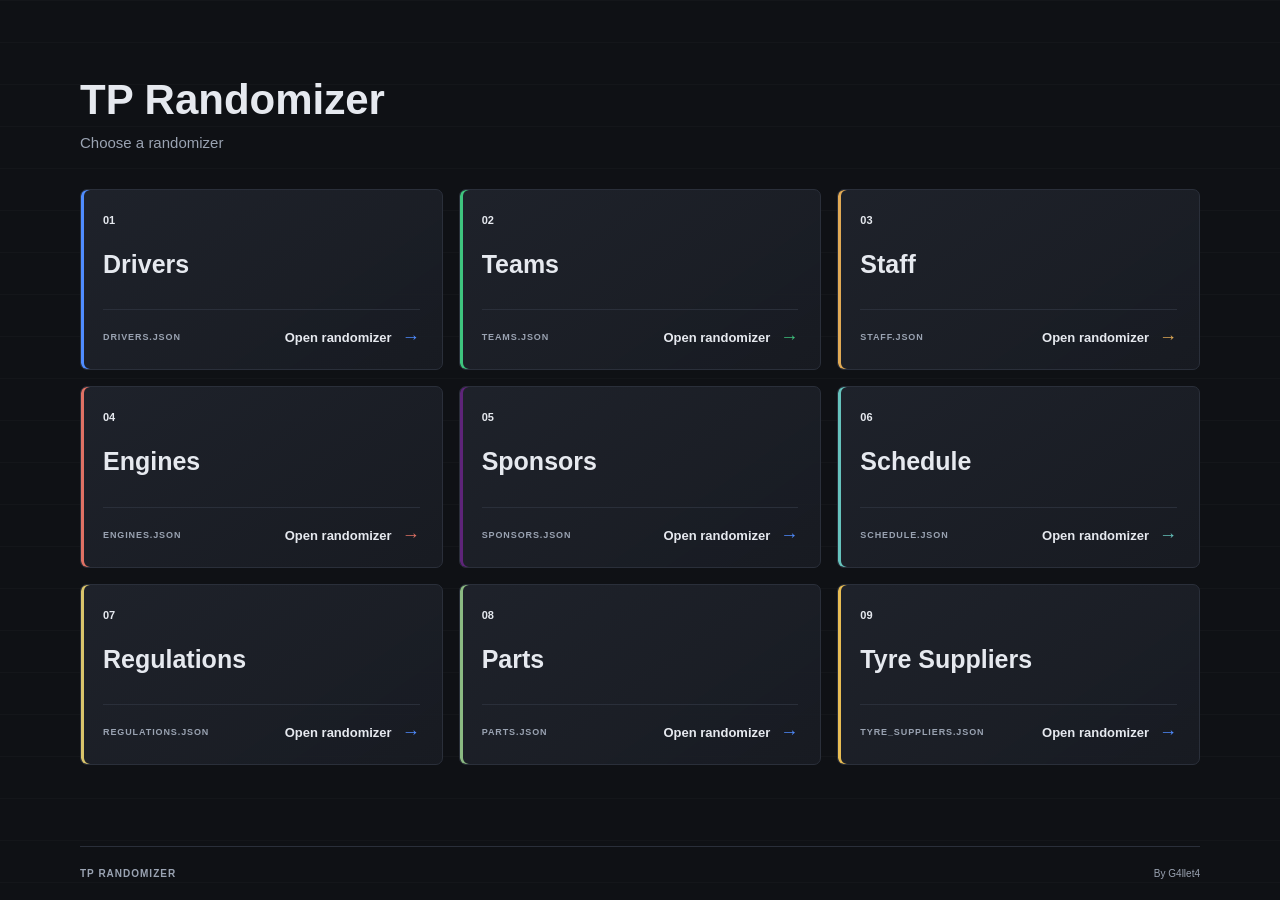
<file: index.html>
<!DOCTYPE html>
<html lang="en">
<head>
    <meta charset="UTF-8">
    <meta name="viewport" content="width=device-width, initial-scale=1.0">
    <title>TP Randomizer</title>
    <link rel="stylesheet" href="css/index.css">
</head>
<body>
    <div class="page-shell">
        <header>
        </header>
        <main>
            <section class="intro" aria-labelledby="page-title">
                <h1 id="page-title">TP Randomizer</h1>
                <p class="intro-copy">Choose a randomizer</p>
            </section>

            <section class="tool-grid" id="tools" aria-label="Available randomizers">
                <article class="tool-card driver-card">
                    <div class="card-meta">
                        <span class="tool-number">01</span>
                    </div>
                    <div class="tool-content">
                        <h2>Drivers</h2>
                    </div>
                    <div class="card-bottom">
                        <span class="file-label">DRIVERS.JSON</span>
                        <a class="tool-link" href="drivers/drivers.html">
                            <span>Open randomizer</span><span class="link-arrow" aria-hidden="true">&rarr;</span>
                        </a>
                    </div>
                </article>

                <article class="tool-card team-card">
                    <div class="card-meta">
                        <span class="tool-number">02</span>
                    </div>
                    <div class="tool-content">
                        <h2>Teams</h2>
                    </div>
                    <div class="card-bottom">
                        <span class="file-label">TEAMS.JSON</span>
                        <a class="tool-link" href="teams/teams.html">
                            <span>Open randomizer</span><span class="link-arrow" aria-hidden="true">&rarr;</span>
                        </a>
                    </div>
                </article>

                <article class="tool-card staff-card">
                    <div class="card-meta">
                        <span class="tool-number">03</span>
                    </div>
                    <div class="tool-content">
                        <h2>Staff</h2>
                    </div>
                    <div class="card-bottom">
                        <span class="file-label">STAFF.JSON</span>
                        <a class="tool-link" href="staff/staff.html">
                            <span>Open randomizer</span><span class="link-arrow" aria-hidden="true">&rarr;</span>
                        </a>
                    </div>
                </article>

                <article class="tool-card engine-card">
                    <div class="card-meta">
                        <span class="tool-number">04</span>
                    </div>
                    <div class="tool-content">
                        <h2>Engines</h2>
                    </div>
                    <div class="card-bottom">
                        <span class="file-label">ENGINES.JSON</span>
                        <a class="tool-link" href="engines/engines.html">
                            <span>Open randomizer</span><span class="link-arrow" aria-hidden="true">&rarr;</span>
                        </a>
                    </div>
                </article>

                <article class="tool-card sponsor-card">
                    <div class="card-meta">
                        <span class="tool-number">05</span>
                    </div>
                    <div class="tool-content">
                        <h2>Sponsors</h2>
                    </div>
                    <div class="card-bottom">
                        <span class="file-label">SPONSORS.JSON</span>
                        <a class="tool-link" href="sponsors/sponsors.html">
                            <span>Open randomizer</span><span class="link-arrow" aria-hidden="true">&rarr;</span>
                        </a>
                    </div>
                </article>

                <article class="tool-card schedule-card">
                    <div class="card-meta">
                        <span class="tool-number">06</span>
                    </div>
                    <div class="tool-content">
                        <h2>Schedule</h2>
                    </div>
                    <div class="card-bottom">
                        <span class="file-label">SCHEDULE.JSON</span>
                        <a class="tool-link" href="schedule/schedule.html">
                            <span>Open randomizer</span><span class="link-arrow" aria-hidden="true">&rarr;</span>
                        </a>
                    </div>
                </article>

                <article class="tool-card regulation-card">
                    <div class="card-meta">
                        <span class="tool-number">07</span>
                    </div>
                    <div class="tool-content">
                        <h2>Regulations</h2>
                    </div>
                    <div class="card-bottom">
                        <span class="file-label">REGULATIONS.JSON</span>
                        <a class="tool-link" href="regulations/regulations.html">
                            <span>Open randomizer</span><span class="link-arrow" aria-hidden="true">&rarr;</span>
                        </a>
                    </div>
                </article>

                <article class="tool-card parts-card">
                    <div class="card-meta">
                        <span class="tool-number">08</span>
                    </div>
                    <div class="tool-content">
                        <h2>Parts</h2>
                    </div>
                    <div class="card-bottom">
                        <span class="file-label">PARTS.JSON</span>
                        <a class="tool-link" href="parts/parts.html">
                            <span>Open randomizer</span><span class="link-arrow" aria-hidden="true">&rarr;</span>
                        </a>
                    </div>
                </article>

                <article class="tool-card tyre-supplier-card">
                    <div class="card-meta">
                        <span class="tool-number">09</span>
                    </div>
                    <div class="tool-content">
                        <h2>Tyre Suppliers</h2>
                    </div>
                    <div class="card-bottom">
                        <span class="file-label">TYRE_SUPPLIERS.JSON</span>
                        <a class="tool-link" href="tyre_suppliers/tyre_suppliers.html">
                            <span>Open randomizer</span><span class="link-arrow" aria-hidden="true">&rarr;</span>
                        </a>
                    </div>
                </article>
            </section>
        </main>

        <footer class="site-footer">
            <span>TP RANDOMIZER</span>
            <span>By G4llet4</span>
        </footer>
    </div>
</body>
</html>
</file>
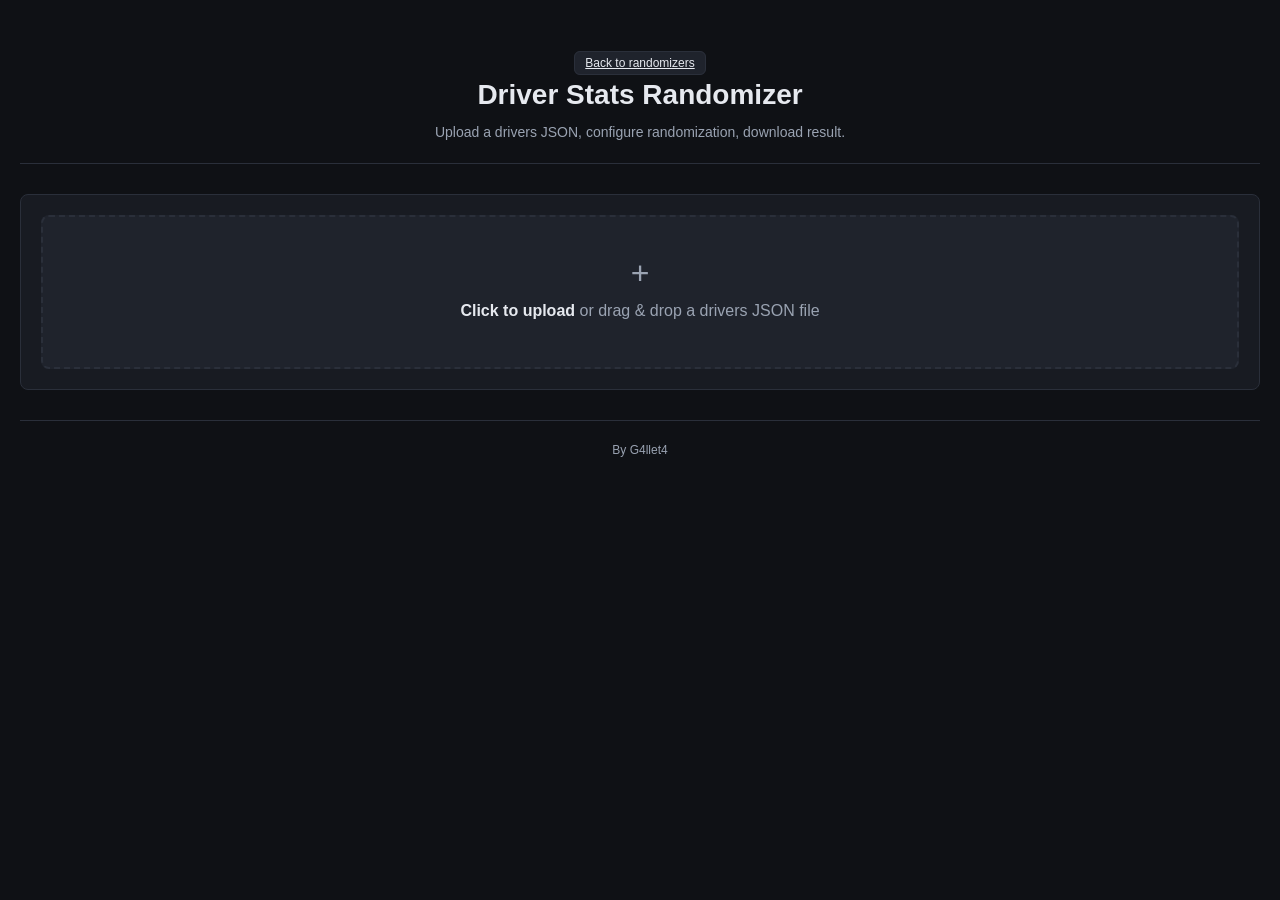
<file: drivers/drivers.html>
<!DOCTYPE html>
<html lang="en">
<head>
<meta charset="UTF-8">
<meta name="viewport" content="width=device-width, initial-scale=1.0">
<title>Driver Stats Randomizer</title>
<link rel="stylesheet" href="css/styles.css">
</head>
<body>
<div class="app">
    <header class="app-header">
        <a class="btn btn-secondary btn-sm" href="../index.html">Back to randomizers</a>
        <h1>Driver Stats Randomizer</h1>
        <p class="subtitle">Upload a drivers JSON, configure randomization, download result.</p>
    </header>

    <section class="card upload-card">
        <div id="dropZone" class="drop-zone">
            <div class="drop-zone-inner">
                <div class="drop-icon">+</div>
                <p><strong>Click to upload</strong> or drag &amp; drop a drivers JSON file</p>
            </div>
            <input type="file" id="fileInput" accept=".json,application/json" hidden>
        </div>
        <div id="uploadStatus" class="status"></div>
    </section>

    <main id="mainPanel" class="panel" style="display:none;">
        <section class="card">
            <div class="section-header">
                <h2>Randomization Options</h2>
                <div class="section-actions">
                    <button id="randomizeBtn" class="btn btn-primary" disabled>Randomize</button>
                    
                    <button id="resetBtn" class="btn btn-danger" disabled>Reset</button>
                </div>
            </div>
            <div class="options-grid">
                <label class="opt opt-range"><input type="checkbox" id="optDefaultStats"> <span>Randomize stats</span><span>from</span><input type="number" id="statsMin" min="1" max="20" step="1" value="1" aria-label="Minimum randomized stat"><span>to</span><input type="number" id="statsMax" min="1" max="20" step="1" value="20" aria-label="Maximum randomized stat"></label>
                <label class="opt"><input type="checkbox" id="optIndividualStats"> <span>Randomize stats individually</span></label>
                <label class="opt"><input type="checkbox" id="optPerAge"> <span>Per-age stat randomization</span></label>
                <label class="opt"><input type="checkbox" id="optOverallStats"> <span>Randomize overall</span><span>from</span><input type="number" id="overallMin" min="5" max="100" value="5" aria-label="Minimum overall"><span>to</span><input type="number" id="overallMax" min="5" max="100" value="100" aria-label="Maximum overall"></label>
                <label class="opt"><input type="checkbox" id="optTraits"> <span>Randomize traits</span></label>
                <label class="opt"><input type="checkbox" id="optPersonalities"> <span>Randomize personalities</span></label>
                <label class="opt"><input type="checkbox" id="optZeroHistory"> <span>Set history to zeros</span></label>
                <label class="opt opt-range"><input type="checkbox" id="optBalance"> <span>Randomize balance_preference</span><span>from</span><input type="number" id="balanceMin" min="0" max="100" step="1" value="0" aria-label="Minimum balance preference"><span>to</span><input type="number" id="balanceMax" min="0" max="100" step="1" value="100" aria-label="Maximum balance preference"></label>
                <label class="opt opt-range"><input type="checkbox" id="optTraction"> <span>Randomize traction_preference</span><span>from</span><input type="number" id="tractionMin" min="0" max="100" step="1" value="0" aria-label="Minimum traction preference"><span>to</span><input type="number" id="tractionMax" min="0" max="100" step="1" value="100" aria-label="Maximum traction preference"></label>
                <label class="opt opt-range"><input type="checkbox" id="optTalent"> <span>Randomize talent</span><span>from</span><input type="number" id="talentMin" min="1" max="99" step="1" value="1" aria-label="Minimum randomized talent"><span>to</span><input type="number" id="talentMax" min="1" max="99" step="1" value="99" aria-label="Maximum randomized talent"></label>
                <label class="opt"><input type="checkbox" id="optTalentNear"> <span>Randomize talent +-</span><input type="number" id="talentVariation" min="0" max="98" step="1" value="10" aria-label="Talent variation in points"><span>from original</span></label>
                <label class="opt"><input type="checkbox" id="optClearContracts"> <span>Clear contracts</span></label>
            </div>

            <div id="individualStatsOptions" class="options-grid" hidden>
                <label class="opt opt-range"><input type="checkbox" id="optCornering"> <span>Cornering</span><span>from</span><input type="number" id="corneringMin" min="1" max="20" step="1" value="1" aria-label="Minimum cornering"><span>to</span><input type="number" id="corneringMax" min="1" max="20" step="1" value="20" aria-label="Maximum cornering"></label>
                <label class="opt opt-range"><input type="checkbox" id="optBraking"> <span>Braking</span><span>from</span><input type="number" id="brakingMin" min="1" max="20" step="1" value="1" aria-label="Minimum braking"><span>to</span><input type="number" id="brakingMax" min="1" max="20" step="1" value="20" aria-label="Maximum braking"></label>
                <label class="opt opt-range"><input type="checkbox" id="optConsistency"> <span>Consistency</span><span>from</span><input type="number" id="consistencyMin" min="1" max="20" step="1" value="1" aria-label="Minimum consistency"><span>to</span><input type="number" id="consistencyMax" min="1" max="20" step="1" value="20" aria-label="Maximum consistency"></label>
                <label class="opt opt-range"><input type="checkbox" id="optSmoothness"> <span>Smoothness</span><span>from</span><input type="number" id="smoothnessMin" min="1" max="20" step="1" value="1" aria-label="Minimum smoothness"><span>to</span><input type="number" id="smoothnessMax" min="1" max="20" step="1" value="20" aria-label="Maximum smoothness"></label>
                <label class="opt opt-range"><input type="checkbox" id="optControl"> <span>Control</span><span>from</span><input type="number" id="controlMin" min="1" max="20" step="1" value="1" aria-label="Minimum control"><span>to</span><input type="number" id="controlMax" min="1" max="20" step="1" value="20" aria-label="Maximum control"></label>
            </div>

            <div id="ageBracketsSection" class="age-section" style="display:none;">
                <div class="section-header">
                    <h3>Age Brackets</h3>
                    <div class="section-actions">
                        <button id="addBracketBtn" class="btn btn-secondary btn-sm">+ Add bracket</button>
                        <button id="resetBracketsBtn" class="btn btn-secondary btn-sm">Reset</button>
                    </div>
                </div>
                <p class="hint">Configure min/max stat ranges per age bracket. Stats: 1-20.</p>
                <div id="ageBrackets" class="brackets-list"></div>
            </div>
        </section>
    </main>

    <section id="resultPanel" class="panel" style="display:none;">
        <div class="card">
            <div class="section-header">
                <h2 id="resultHeading">Randomized Result</h2>
                <div class="section-actions">
                    <label class="result-visibility"><input type="checkbox" id="showResultTable" aria-controls="resultTable"> <span>Show result table</span></label>
                    <button id="downloadBtn" class="btn btn-primary" disabled>Download JSON</button>
                </div>
            </div>
            <div id="reportBox" class="report-box"></div>
            <div id="resultTable" hidden></div>
        </div>
    </section>

    <footer class="app-footer">
        <p>By G4llet4</p>
    </footer>
</div>

<div id="toast" class="toast" role="status" aria-live="polite" aria-atomic="true"></div>

<script src="js/traitsData.js"></script>
<script src="js/ageConfig.js"></script>
<script src="../shared/fileHandler.js"></script>
<script src="js/randomizer.js"></script>
<script src="js/app.js"></script>
</body>
</html>
</file>
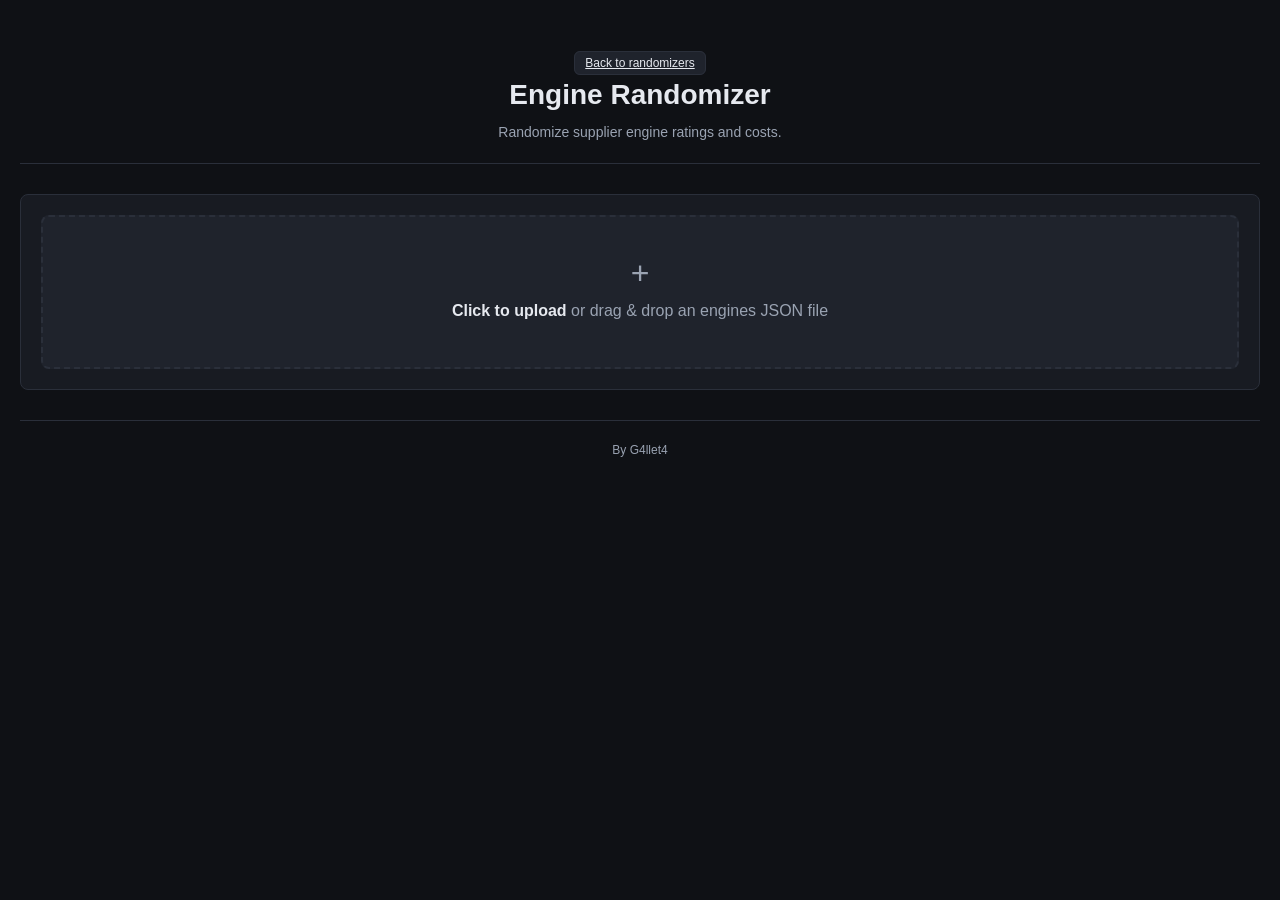
<file: engines/engines.html>
<!DOCTYPE html>
<html lang="en">
<head>
    <meta charset="UTF-8">
    <meta name="viewport" content="width=device-width, initial-scale=1.0">
    <title>Engine Randomizer</title>
    <link rel="stylesheet" href="css/styles.css">
</head>
<body>
<div class="app">
    <header class="app-header">
        <a class="btn btn-secondary btn-sm" href="../index.html">Back to randomizers</a>
        <h1>Engine Randomizer</h1>
        <p class="subtitle">Randomize supplier engine ratings and costs.</p>
    </header>

    <section class="card upload-card">
        <div id="dropZone" class="drop-zone">
            <div class="drop-zone-inner">
                <div class="drop-icon">+</div>
                <p><strong>Click to upload</strong> or drag &amp; drop an engines JSON file</p>
            </div>
            <input type="file" id="fileInput" accept=".json,application/json" hidden>
        </div>
        <div id="uploadStatus" class="status" role="status" aria-live="polite"></div>
    </section>

    <main id="mainPanel" class="panel" style="display:none;">
        <section class="card">
            <div class="section-header">
                <h2>Randomization Options</h2>
                <div class="section-actions">
                    <button id="randomizeBtn" class="btn btn-primary" disabled>Randomize</button>
                    <button id="resetBtn" class="btn btn-danger" disabled>Reset</button>
                </div>
            </div>
            <div class="options-grid">
                <label class="opt range-opt"><input type="checkbox" id="randomizePower"><span>Power rating</span><span>from</span><input type="number" id="powerMin" min="0" max="100" step="1" value="0" aria-label="Minimum power rating"><span>to</span><input type="number" id="powerMax" min="0" max="100" step="1" value="100" aria-label="Maximum power rating"></label>
                <label class="opt range-opt"><input type="checkbox" id="randomizeReliability"><span>Reliability rating</span><span>from</span><input type="number" id="reliabilityMin" min="0" max="100" step="1" value="0" aria-label="Minimum reliability rating"><span>to</span><input type="number" id="reliabilityMax" min="0" max="100" step="1" value="100" aria-label="Maximum reliability rating"></label>
                <label class="opt range-opt"><input type="checkbox" id="randomizeFuelEfficiency"><span>Fuel efficiency</span><span>from</span><input type="number" id="fuelEfficiencyMin" min="0" max="100" step="1" value="0" aria-label="Minimum fuel efficiency"><span>to</span><input type="number" id="fuelEfficiencyMax" min="0" max="100" step="1" value="100" aria-label="Maximum fuel efficiency"></label>
                <label class="opt range-opt"><input type="checkbox" id="randomizeMass"><span>Mass (kg)</span><span>from</span><input type="number" id="massMin" min="0" step="0.1" aria-label="Minimum engine mass"><span>to</span><input type="number" id="massMax" min="0" step="0.1" aria-label="Maximum engine mass"></label>
                <label class="opt range-opt"><input type="checkbox" id="randomizeCost"><span>Cost (M)</span><span>from</span><input type="number" id="costMin" min="0" step="0.1" aria-label="Minimum engine cost"><span>to</span><input type="number" id="costMax" min="0" step="0.1" aria-label="Maximum engine cost"></label>
            </div>
            <p class="hint">Mass and cost ranges default to the minimum and maximum values in the uploaded file. You can change freely tho</p>
        </section>
    </main>

    <section id="resultPanel" class="panel" style="display:none;">
        <div class="card">
            <div class="section-header">
                <h2 id="resultHeading">Randomized Engines</h2>
                <div class="section-actions">
                    <label class="result-visibility"><input type="checkbox" id="showResultTable" aria-controls="resultTable"> <span>Show result table</span></label>
                    <button id="downloadBtn" class="btn btn-primary" disabled>Download JSON</button>
                </div>
            </div>
            <div id="reportBox" class="report-box"></div>
            <div id="resultTable" hidden></div>
        </div>
    </section>

    <footer class="app-footer"><p>By G4llet4</p></footer>
</div>

<div id="toast" class="toast" role="status" aria-live="polite" aria-atomic="true"></div>

<script src="../shared/fileHandler.js"></script>
<script src="js/randomizer.js"></script>
<script src="js/app.js"></script>
</body>
</html>
</file>
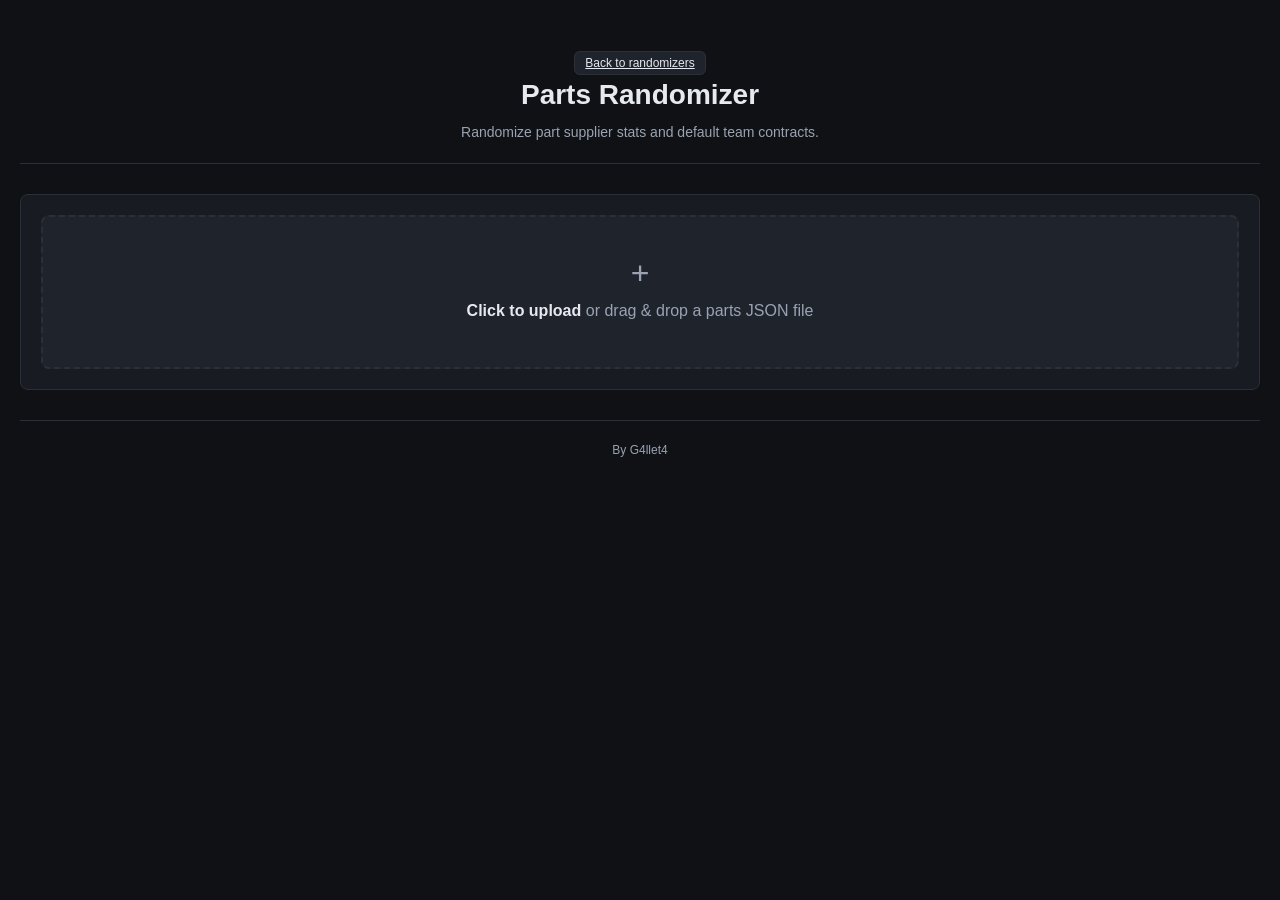
<file: parts/parts.html>
<!DOCTYPE html>
<html lang="en">
<head>
    <meta charset="UTF-8">
    <meta name="viewport" content="width=device-width, initial-scale=1.0">
    <title>Parts Randomizer</title>
    <link rel="stylesheet" href="css/styles.css">
</head>
<body>
<div class="app">
    <header class="app-header">
        <a class="btn btn-secondary btn-sm" href="../index.html">Back to randomizers</a>
        <h1>Parts Randomizer</h1>
        <p class="subtitle">Randomize part supplier stats and default team contracts.</p>
    </header>

    <section class="card upload-card">
        <div id="dropZone" class="drop-zone">
            <div class="drop-zone-inner">
                <div class="drop-icon">+</div>
                <p><strong>Click to upload</strong> or drag &amp; drop a parts JSON file</p>
            </div>
            <input type="file" id="fileInput" accept=".json,application/json" hidden>
        </div>
        <div id="uploadStatus" class="status" role="status" aria-live="polite"></div>
    </section>

    <main id="mainPanel" class="panel" style="display:none;">
        <section class="card">
            <div class="section-header">
                <h2>Part Stats</h2>
                <div class="section-actions">
                    <button id="randomizeBtn" class="btn btn-primary" disabled>Randomize</button>
                    <button id="resetBtn" class="btn btn-danger" disabled>Reset</button>
                </div>
            </div>
            <div class="part-selector">
                <div class="part-selector-header">
                    <h3>Parts to randomize</h3>
                    <label class="part-choice"><input type="checkbox" id="allParts" checked> <span>All parts</span></label>
                </div>
                <div id="partCategoryChoices" class="part-category-choices"></div>
            </div>
            <div class="options-grid">
                <label class="opt range-opt"><input type="checkbox" id="randomizeWear"><span>Base wear per lap</span><span>from</span><input type="number" id="wearMin" min="0" step="0.0001" aria-label="Minimum base wear per lap"><span>to</span><input type="number" id="wearMax" min="0" step="0.0001" aria-label="Maximum base wear per lap"></label>
                <label class="opt range-opt"><input type="checkbox" id="randomizeFailure"><span>Failure probability</span><span>from</span><input type="number" id="failureMin" min="0" step="0.0001" aria-label="Minimum failure probability"><span>to</span><input type="number" id="failureMax" min="0" step="0.0001" aria-label="Maximum failure probability"></label>
                <label class="opt range-opt"><input type="checkbox" id="randomizePace"><span>Pace rating</span><span>from</span><input type="number" id="paceMin" min="0" max="100" step="1" aria-label="Minimum pace rating"><span>to</span><input type="number" id="paceMax" min="0" max="100" step="1" aria-label="Maximum pace rating"></label>
                <label class="opt range-opt"><input type="checkbox" id="randomizeReliability"><span>Reliability rating</span><span>from</span><input type="number" id="reliabilityMin" min="0" max="100" step="1" aria-label="Minimum reliability rating"><span>to</span><input type="number" id="reliabilityMax" min="0" max="100" step="1" aria-label="Maximum reliability rating"></label>
                <label class="opt range-opt"><input type="checkbox" id="randomizeBudget"><span>Supplier budget (M)</span><span>from</span><input type="number" id="budgetMin" min="0" step="0.1" aria-label="Minimum supplier budget"><span>to</span><input type="number" id="budgetMax" min="0" step="0.1" aria-label="Maximum supplier budget"></label>
                <label class="opt range-opt"><input type="checkbox" id="randomizeWeights"><span>Pace development weight</span><span>from</span><input type="number" id="weightsMin" min="0" max="1" step="0.01" aria-label="Minimum pace development weight"><span>to</span><input type="number" id="weightsMax" min="0" max="1" step="0.01" aria-label="Maximum pace development weight"></label>
                <label class="opt range-opt"><input type="checkbox" id="randomizeAllocation"><span>Allocation per season</span><span>from</span><input type="number" id="allocationMin" min="0" step="1" aria-label="Minimum seasonal allocation"><span>to</span><input type="number" id="allocationMax" min="0" step="1" aria-label="Maximum seasonal allocation"></label>
                <label class="opt range-opt"><input type="checkbox" id="randomizeCustomers"><span>Maximum customers</span><span>from</span><input type="number" id="customersMin" min="0" step="1" aria-label="Minimum maximum customers"><span>to</span><input type="number" id="customersMax" min="0" step="1" aria-label="Maximum maximum customers"></label>
            </div>
            <p class="hint">Development weights stay balanced: the reliability weight is set to 1 minus the pace weight.</p>
        </section>

        <section class="card">
            <div class="section-header"><h2>Default Contracts</h2></div>
            <div class="options-grid contract-options">
                <label class="opt"><input type="checkbox" id="randomizeContractSuppliers"><span>Shuffle supplier assignments within each part category</span></label>
                <label class="opt"><input type="checkbox" id="randomizeContractTypes"><span>Shuffle contract types</span></label>
                <label class="opt range-opt"><input type="checkbox" id="randomizeContractYears"><span>Contract years</span><span>from</span><input type="number" id="contractYearsMin" min="1" step="1" aria-label="Minimum contract years"><span>to</span><input type="number" id="contractYearsMax" min="1" step="1" aria-label="Maximum contract years"></label>
                <label class="opt range-opt"><input type="checkbox" id="randomizePartsPerSeason"><span>Parts per season</span><span>from</span><input type="number" id="partsPerSeasonMin" min="0" step="1" aria-label="Minimum parts per season"><span>to</span><input type="number" id="partsPerSeasonMax" min="0" step="1" aria-label="Maximum parts per season"></label>
            </div>
            <p class="hint">Range fields default to the minimum and maximum values in the uploaded file.</p>
        </section>
    </main>

    <section id="resultPanel" class="panel" style="display:none;">
        <div class="card">
            <div class="section-header">
                <h2 id="resultHeading">Randomized Parts</h2>
                <div class="section-actions">
                    <label class="result-visibility"><input type="checkbox" id="showResultTable" aria-controls="resultTable"> <span>Show result table</span></label>
                    <button id="downloadBtn" class="btn btn-primary" disabled>Download JSON</button>
                </div>
            </div>
            <div id="resultTable" hidden></div>
        </div>
    </section>

    <footer class="app-footer"><p>By G4llet4</p></footer>
</div>

<div id="toast" class="toast" role="status" aria-live="polite" aria-atomic="true"></div>

<script src="../shared/fileHandler.js"></script>
<script src="js/randomizer.js"></script>
<script src="js/app.js"></script>
</body>
</html>
</file>
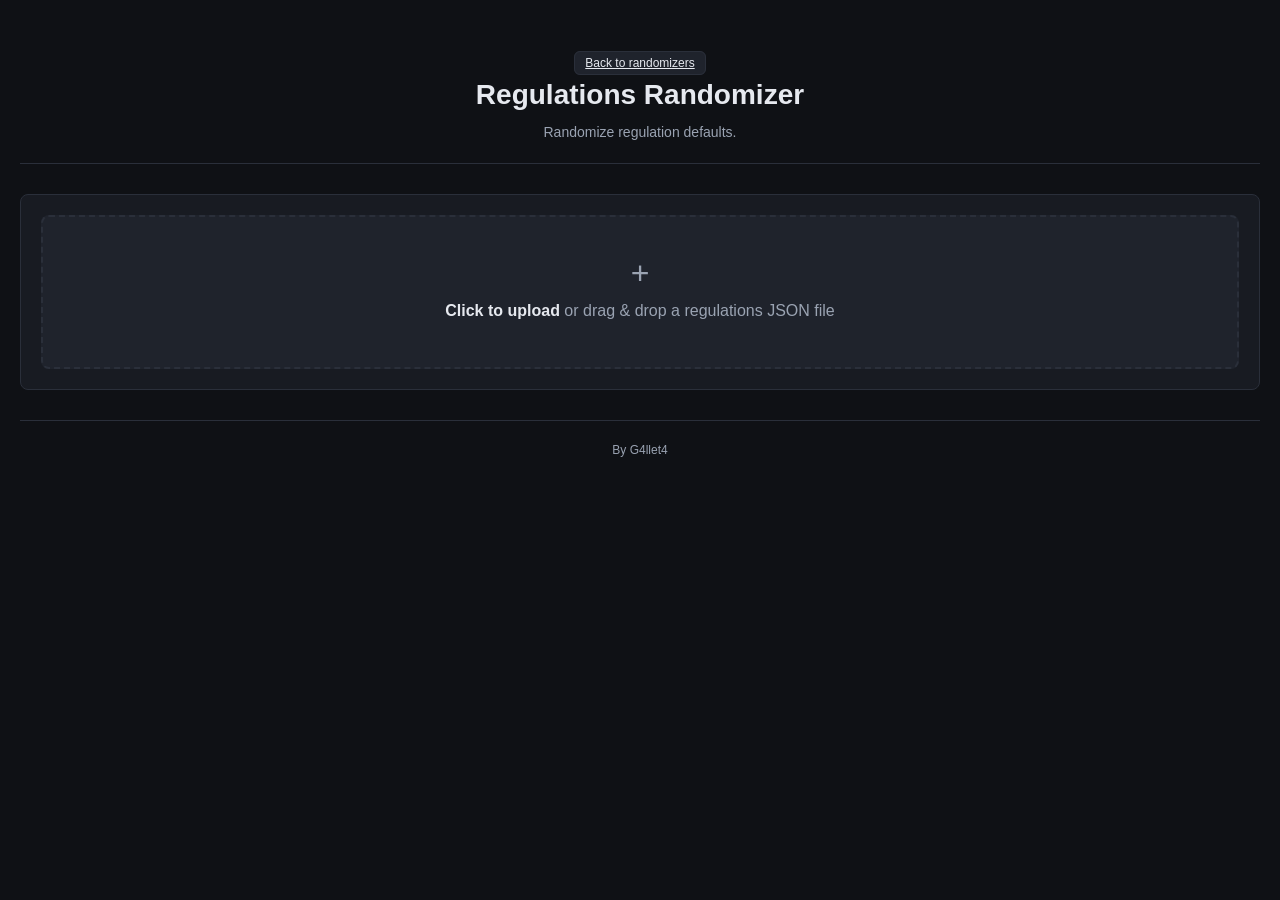
<file: regulations/regulations.html>
<!DOCTYPE html>
<html lang="en">
<head>
    <meta charset="UTF-8">
    <meta name="viewport" content="width=device-width, initial-scale=1.0">
    <title>Regulations Randomizer</title>
    <link rel="stylesheet" href="css/styles.css">
</head>
<body>
<div class="app">
    <header class="app-header">
        <a class="btn btn-secondary btn-sm" href="../index.html">Back to randomizers</a>
        <h1>Regulations Randomizer</h1>
        <p class="subtitle">Randomize regulation defaults.</p>
    </header>

    <section class="card upload-card">
        <div id="dropZone" class="drop-zone">
            <div class="drop-zone-inner">
                <div class="drop-icon">+</div>
                <p><strong>Click to upload</strong> or drag &amp; drop a regulations JSON file</p>
            </div>
            <input type="file" id="fileInput" accept=".json,application/json" hidden>
        </div>
        <div id="uploadStatus" class="status" role="status" aria-live="polite"></div>
    </section>

    <main id="mainPanel" class="panel" style="display:none;">
        <section class="card">
            <div class="section-header">
                <h2>Randomization Options</h2>
                <div class="section-actions">
                    <button id="randomizeBtn" class="btn btn-primary" disabled>Randomize</button>
                    <button id="resetBtn" class="btn btn-danger" disabled>Reset</button>
                </div>
            </div>
            <div id="optionsGrid" class="options-grid regulations-options"></div>
        </section>
    </main>

    <section id="resultPanel" class="panel" style="display:none;">
        <div class="card">
            <div class="section-header">
                <h2 id="resultHeading">Randomized Regulations</h2>
                <div class="section-actions">
                    <label class="result-visibility"><input type="checkbox" id="showResultTable" aria-controls="resultTable"> <span>Show result table</span></label>
                    <button id="downloadBtn" class="btn btn-primary" disabled>Download JSON</button>
                </div>
            </div>
            <div id="resultTable" hidden></div>
        </div>
    </section>

    <footer class="app-footer"><p>By G4llet4</p></footer>
</div>

<div id="toast" class="toast" role="status" aria-live="polite" aria-atomic="true"></div>

<script src="../shared/fileHandler.js"></script>
<script src="js/randomizer.js"></script>
<script src="js/app.js"></script>
</body>
</html>
</file>
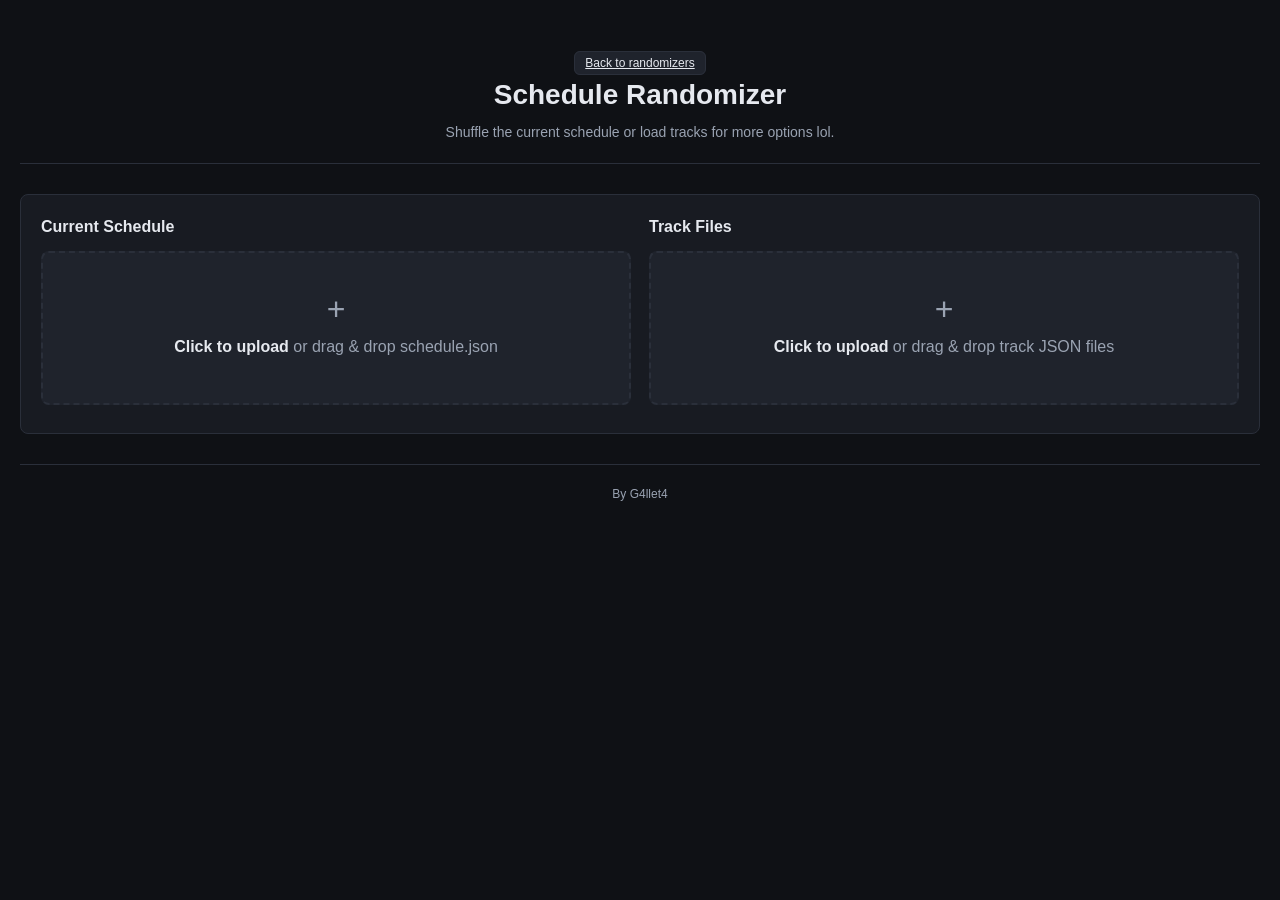
<file: schedule/schedule.html>
<!DOCTYPE html>
<html lang="en">
<head>
    <meta charset="UTF-8">
    <meta name="viewport" content="width=device-width, initial-scale=1.0">
    <title>Schedule Randomizer</title>
    <link rel="stylesheet" href="css/styles.css">
</head>
<body>
<div class="app">
    <header class="app-header">
        <a class="btn btn-secondary btn-sm" href="../index.html">Back to randomizers</a>
        <h1>Schedule Randomizer</h1>
        <p class="subtitle">Shuffle the current schedule or load tracks for more options lol.</p>
    </header>

    <section class="card upload-card upload-grid">
        <div>
            <h2>Current Schedule</h2>
            <div id="scheduleDropZone" class="drop-zone">
                <div class="drop-zone-inner">
                    <div class="drop-icon">+</div>
                    <p><strong>Click to upload</strong> or drag &amp; drop schedule.json</p>
                </div>
                <input type="file" id="scheduleFileInput" accept=".json,application/json" hidden>
            </div>
            <div id="scheduleStatus" class="status" role="status" aria-live="polite"></div>
        </div>
        <div>
            <h2>Track Files</h2>
            <div id="trackDropZone" class="drop-zone">
                <div class="drop-zone-inner">
                    <div class="drop-icon">+</div>
                    <p><strong>Click to upload</strong> or drag &amp; drop track JSON files</p>
                </div>
                <input type="file" id="trackFileInput" accept=".json,application/json" multiple hidden>
            </div>
            <div id="trackStatus" class="status" role="status" aria-live="polite"></div>
            <ul id="trackList" class="track-list" aria-label="Loaded tracks"></ul>
        </div>
    </section>

    <main id="mainPanel" class="panel" style="display:none;">
        <section class="card">
            <div class="section-header">
                <h2>Schedule Options</h2>
                <div class="section-actions">
                    <button id="shuffleBtn" class="btn btn-secondary">Shuffle current schedule</button>
                    <button id="randomizeBtn" class="btn btn-primary" disabled>Randomize schedule</button>
                    <button id="resetBtn" class="btn btn-danger" disabled>Reset</button>
                </div>
            </div>
            <div class="options-grid schedule-options">
                <label class="opt"><span>Opening GP week</span><input type="number" id="openingWeek" min="1" max="52" step="1" value="1"></label>
                <label class="opt"><span>Finale GP week</span><input type="number" id="finaleWeek" min="1" max="52" step="1" value="52"></label>
                <label class="opt"><span>Number of tracks</span><input type="number" id="trackCount" min="1" max="52" step="1" value="10"></label>
                <label class="opt"><span>Max consecutive race weeks</span><input type="number" id="maxConsecutiveWeeks" min="0" max="52" step="1" value="0"></label>
            </div>
            <p class="hint">Week limits are inclusive. Randomization chooses distinct tracks from the loaded files. Set the consecutive-week limit to 0 for no limit.</p>
        </section>
    </main>

    <section id="resultPanel" class="panel" style="display:none;">
        <div class="card">
            <div class="section-header">
                <h2 id="resultHeading">Current Schedule</h2>
                <div class="section-actions">
                    <button id="downloadBtn" class="btn btn-primary" disabled>Download JSON</button>
                </div>
            </div>
            <div id="reportBox" class="report-box"></div>
            <div id="resultTable"></div>
        </div>
    </section>

    <footer class="app-footer"><p>By G4llet4</p></footer>
</div>

<div id="toast" class="toast" role="status" aria-live="polite" aria-atomic="true"></div>

<script src="../shared/fileHandler.js"></script>
<script src="js/randomizer.js"></script>
<script src="js/app.js"></script>
</body>
</html>
</file>
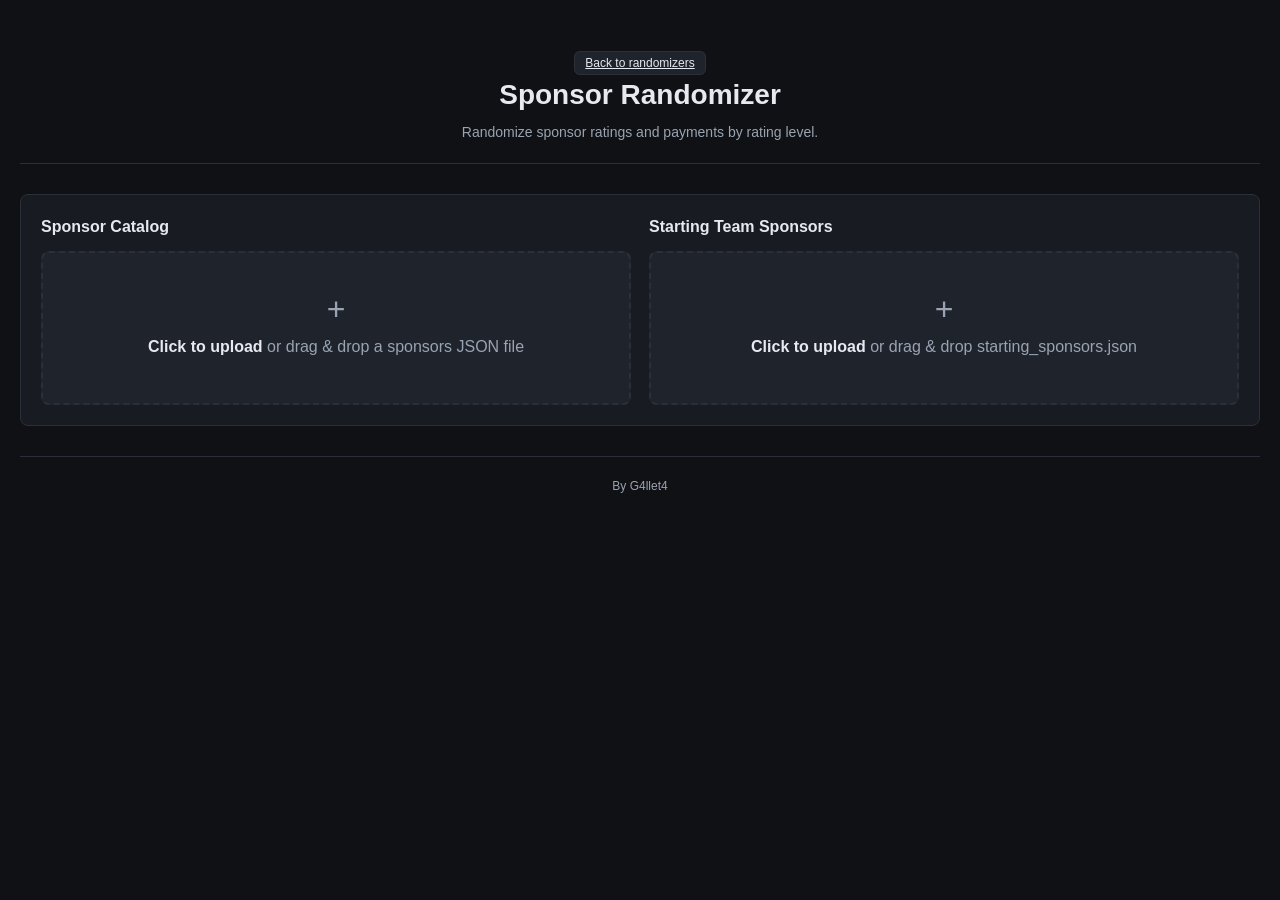
<file: sponsors/sponsors.html>
<!DOCTYPE html>
<html lang="en">
<head>
    <meta charset="UTF-8">
    <meta name="viewport" content="width=device-width, initial-scale=1.0">
    <title>Sponsor Randomizer</title>
    <link rel="stylesheet" href="css/styles.css">
</head>
<body>
<div class="app">
    <header class="app-header">
        <a class="btn btn-secondary btn-sm" href="../index.html">Back to randomizers</a>
        <h1>Sponsor Randomizer</h1>
        <p class="subtitle">Randomize sponsor ratings and payments by rating level.</p>
    </header>

    <section class="card upload-card upload-grid">
        <div>
            <h2>Sponsor Catalog</h2>
            <div id="dropZone" class="drop-zone">
                <div class="drop-zone-inner">
                    <div class="drop-icon">+</div>
                    <p><strong>Click to upload</strong> or drag &amp; drop a sponsors JSON file</p>
                </div>
                <input type="file" id="fileInput" accept=".json,application/json" hidden>
            </div>
            <div id="uploadStatus" class="status" role="status" aria-live="polite"></div>
        </div>
        <div>
            <h2>Starting Team Sponsors</h2>
            <div id="startingDropZone" class="drop-zone">
                <div class="drop-zone-inner">
                    <div class="drop-icon">+</div>
                    <p><strong>Click to upload</strong> or drag &amp; drop starting_sponsors.json</p>
                </div>
                <input type="file" id="startingFileInput" accept=".json,application/json" hidden>
            </div>
            <div id="startingUploadStatus" class="status" role="status" aria-live="polite"></div>
        </div>
    </section>

    <main id="mainPanel" class="panel" style="display:none;">
        <section class="card">
            <div class="section-header">
                <h2>Randomization Options</h2>
                <div class="section-actions">
                    <button id="randomizeBtn" class="btn btn-primary" disabled>Randomize</button>
                    <button id="resetBtn" class="btn btn-danger" disabled>Reset</button>
                </div>
            </div>
            <div class="options-grid">
                <label class="opt"><input type="checkbox" id="randomizeRating"><span>Randomize rating (1-10)</span></label>
                <label class="opt"><input type="checkbox" id="randomizePayment"><span>Randomize payment by rating</span></label>
                <label class="opt opt-range"><span>Amount range width (+/-M)</span><input type="number" id="amountRange" min="0" step="0.1" value="5" aria-label="Amount range width in millions"></label>
            </div>

            <div class="tier-section">
                <div class="section-header">
                    <h3>Payment by Rating</h3>
                    <div class="section-actions">
                        <button id="addTierBtn" class="btn btn-secondary btn-sm">+ Add level</button>
                        <button id="resetTiersBtn" class="btn btn-secondary btn-sm">Reset levels</button>
                    </div>
                </div>
                <p class="hint">Set the allowed payment range in millions for each sponsor rating.</p>
                <div id="paymentTiers" class="tiers-list"></div>
            </div>
        </section>
    </main>

    <section id="startingPanel" class="panel" style="display:none;">
        <div class="card">
            <div class="section-header">
                <h2 id="startingResultHeading">Starting Team Sponsors</h2>
                <div class="section-actions">
                    <label class="result-visibility"><input type="checkbox" id="showStartingResultTable" aria-controls="startingResultTable"> <span>Show result table</span></label>
                    <button id="randomizeStartingBtn" class="btn btn-primary" disabled>Randomize starting sponsors</button>
                    <button id="resetStartingBtn" class="btn btn-danger" disabled>Reset</button>
                    <button id="downloadStartingBtn" class="btn btn-primary" disabled>Download JSON</button>
                </div>
            </div>
            <div id="startingReportBox" class="report-box"></div>
            <div id="startingResultTable" hidden></div>
        </div>
    </section>

    <section id="resultPanel" class="panel" style="display:none;">
        <div class="card">
            <div class="section-header">
                <h2 id="resultHeading">Randomized Sponsors</h2>
                <div class="section-actions">
                    <label class="result-visibility"><input type="checkbox" id="showResultTable" aria-controls="resultTable"> <span>Show result table</span></label>
                    <button id="downloadBtn" class="btn btn-primary" disabled>Download JSON</button>
                </div>
            </div>
            <div id="reportBox" class="report-box"></div>
            <div id="resultTable" hidden></div>
        </div>
    </section>

    <footer class="app-footer"><p>By G4llet4</p></footer>
</div>

<div id="toast" class="toast" role="status" aria-live="polite" aria-atomic="true"></div>

<script src="../shared/fileHandler.js"></script>
<script src="js/randomizer.js"></script>
<script src="js/app.js"></script>
</body>
</html>
</file>
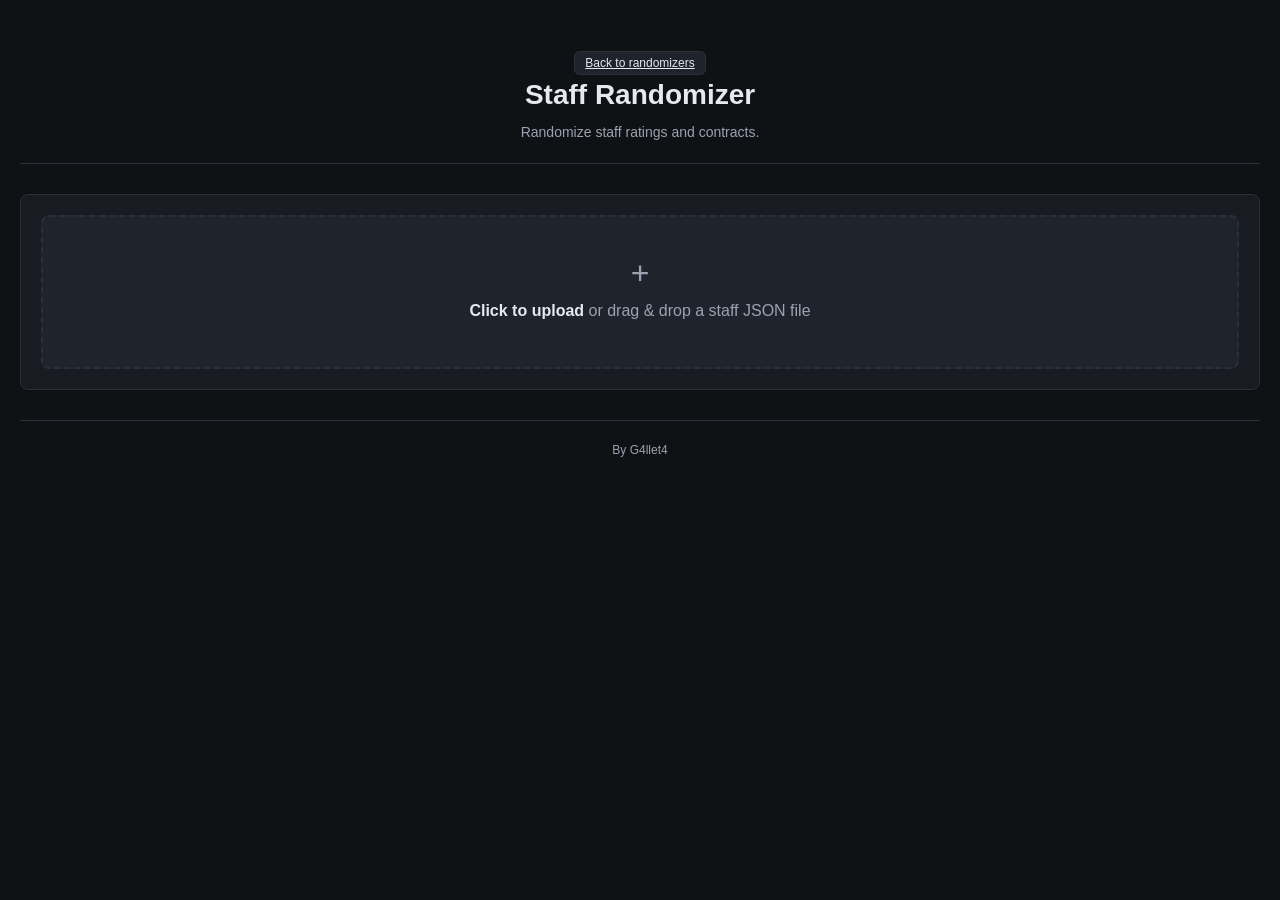
<file: staff/staff.html>
<!DOCTYPE html>
<html lang="en">
<head>
    <meta charset="UTF-8">
    <meta name="viewport" content="width=device-width, initial-scale=1.0">
    <title>Staff Randomizer</title>
    <link rel="stylesheet" href="css/styles.css">
</head>
<body>
<div class="app">
    <header class="app-header">
        <a class="btn btn-secondary btn-sm" href="../index.html">Back to randomizers</a>
        <h1>Staff Randomizer</h1>
        <p class="subtitle">Randomize staff ratings and contracts.</p>
    </header>

    <section class="card upload-card">
        <div id="dropZone" class="drop-zone">
            <div class="drop-zone-inner">
                <div class="drop-icon">+</div>
                <p><strong>Click to upload</strong> or drag &amp; drop a staff JSON file</p>
            </div>
            <input type="file" id="fileInput" accept=".json,application/json" hidden>
        </div>
        <div id="uploadStatus" class="status" role="status" aria-live="polite"></div>
    </section>

    <main id="mainPanel" class="panel" style="display:none;">
        <section class="card">
            <div class="section-header">
                <h2>Randomization Options</h2>
                <div class="section-actions">
                    <button id="randomizeBtn" class="btn btn-primary" disabled>Randomize</button>
                    <button id="resetBtn" class="btn btn-danger" disabled>Reset</button>
                </div>
            </div>
            <div class="options-grid">
                <label class="opt"><input type="checkbox" id="randomizeSkills"> <span>Randomize skills</span><span>from</span><input type="number" id="skillsMin" min="1" max="20" step="1" value="1" aria-label="Minimum randomized staff skill"><span>to</span><input type="number" id="skillsMax" min="1" max="20" step="1" value="20" aria-label="Maximum randomized staff skill"></label>
                <label class="opt"><input type="checkbox" id="randomizeTalent"> <span>Randomize talent</span><span>from</span><input type="number" id="talentMin" min="1" max="20" step="1" value="1" aria-label="Minimum randomized staff talent"><span>to</span><input type="number" id="talentMax" min="1" max="20" step="1" value="20" aria-label="Maximum randomized staff talent"></label>
                <label class="opt"><input type="checkbox" id="clearContracts"> <span>Clear contracts</span></label>
            </div>
        </section>
    </main>

    <section id="resultPanel" class="panel" style="display:none;">
        <div class="card">
            <div class="section-header">
                <h2 id="resultHeading">Randomized Staff</h2>
                <div class="section-actions">
                    <label class="result-visibility"><input type="checkbox" id="showResultTable" aria-controls="resultTable"> <span>Show result table</span></label>
                    <button id="downloadBtn" class="btn btn-primary" disabled>Download JSON</button>
                </div>
            </div>
            <div id="reportBox" class="report-box"></div>
            <div id="resultTable" hidden></div>
        </div>
    </section>

    <footer class="app-footer"><p>By G4llet4</p></footer>
</div>

<div id="toast" class="toast" role="status" aria-live="polite" aria-atomic="true"></div>

<script src="../shared/fileHandler.js"></script>
<script src="js/randomizer.js"></script>
<script src="js/app.js"></script>
</body>
</html>
</file>
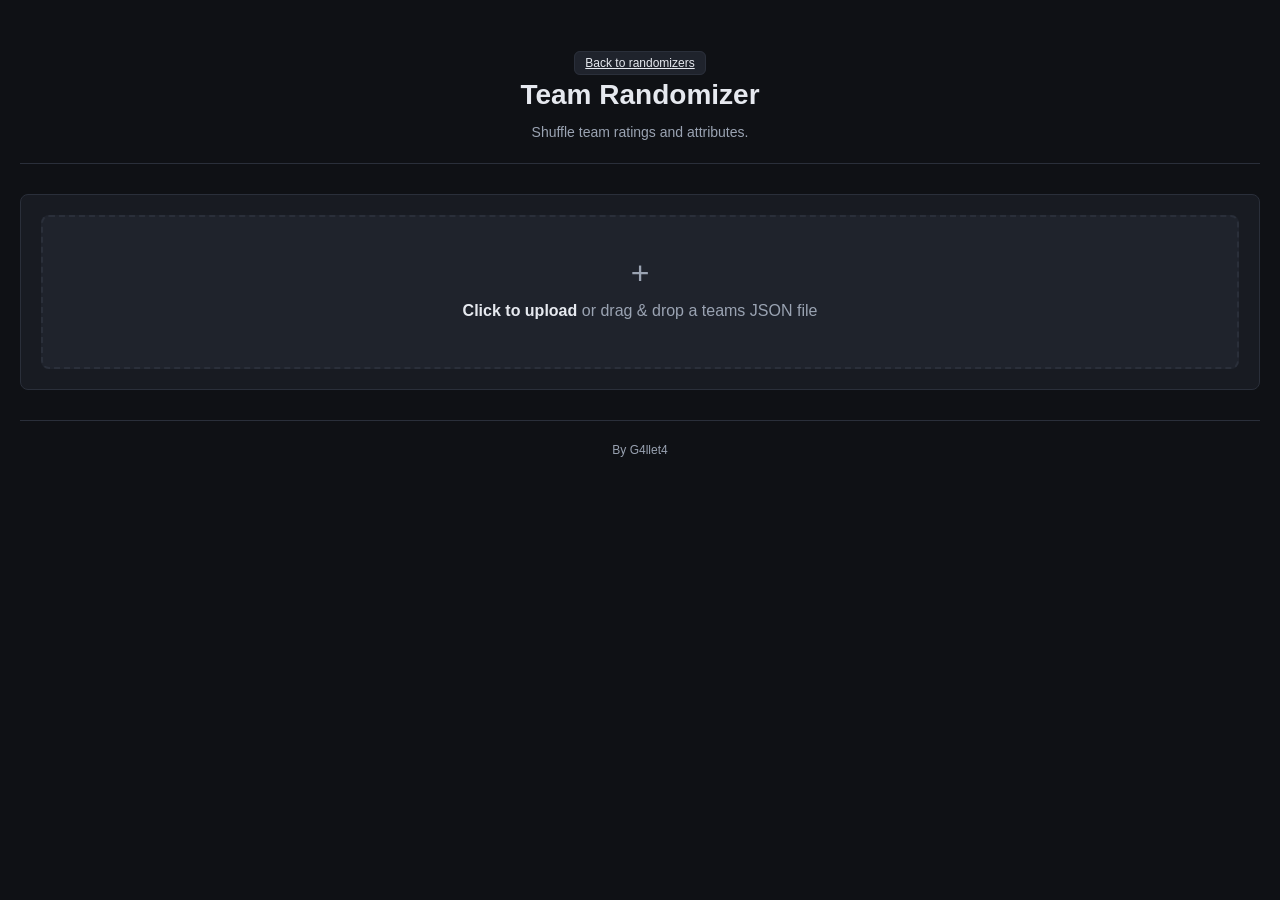
<file: teams/teams.html>
<!DOCTYPE html>
<html lang="en">
<head>
	<meta charset="UTF-8">
	<meta name="viewport" content="width=device-width, initial-scale=1.0">
	<title>Team Randomizer</title>
	<link rel="stylesheet" href="css/styles.css">
</head>
<body>
<div class="app">
	<header class="app-header">
		<a class="btn btn-secondary btn-sm" href="../index.html">Back to randomizers</a>
		<h1>Team Randomizer</h1>
		<p class="subtitle">Shuffle team ratings and attributes.</p>
	</header>

	<section class="card upload-card">
		<div id="dropZone" class="drop-zone">
			<div class="drop-zone-inner">
				<div class="drop-icon">+</div>
				<p><strong>Click to upload</strong> or drag &amp; drop a teams JSON file</p>
			</div>
			<input type="file" id="fileInput" accept=".json,application/json" hidden>
		</div>
		<div id="uploadStatus" class="status" role="status" aria-live="polite"></div>
	</section>

	<main id="mainPanel" class="panel" style="display:none;">
		<section class="card">
			<div class="section-header">
				<h2>Randomization Options</h2>
				<div class="section-actions">
					<button id="randomizeBtn" class="btn btn-primary" disabled>Randomize</button>
					<button id="resetBtn" class="btn btn-danger" disabled>Reset</button>
				</div>
			</div>
			<div class="options-grid">
				<label class="opt"><input type="checkbox" id="randomizeStats"> <span>Randomize stats (1-100)</span></label>
				<label class="opt stat-range-opt"><input type="checkbox" id="randomizeStatsRange"> <span>Randomize stats</span><span>from</span><input type="number" id="statsRangeMin" min="1" max="100" value="1" aria-label="Minimum randomized stat"><span>to</span><input type="number" id="statsRangeMax" min="1" max="100" value="100" aria-label="Maximum randomized stat"></label>
				<label class="opt"><input type="checkbox" id="statsNearOriginal"> <span>Stats +/-</span><input type="number" id="statsVariation" min="0" max="99" value="10" aria-label="Stats variation from original"><span>from original</span></label>
				<label class="opt"><input type="checkbox" id="setTeamsEqual"> <span>Set all teams equal</span></label>
				<label class="opt"><input type="checkbox" id="randomizePotential"> <span>Randomize starting potential (1-100)</span></label>
				<label class="opt"><input type="checkbox" id="potentialNearOriginal"> <span>Potential +/-</span><input type="number" id="potentialVariation" min="0" max="99" value="10" aria-label="Potential variation from original"><span>from original</span></label>
				<label class="opt"><input type="checkbox" id="randomizeFinance"> <span>Randomize budget and balance</span></label>
				<label class="opt"><input type="checkbox" id="randomizeHeadquarters"> <span>Randomize headquarters</span></label>
				<label class="opt"><input type="checkbox" id="randomizeActiveTeams"> <span>Randomize active teams</span><input type="number" id="activeTeamCount" min="0" step="1" value="1" aria-label="Number of active teams"></label>
			</div>
			<section id="equalTeamOptions" class="equal-team-options" hidden aria-labelledby="equalTeamHeading">
				<h3 id="equalTeamHeading">Shared team attributes</h3>
				<div id="equalTeamFields" class="equal-team-grid"></div>
				<p class="hint">Each value is applied to every team. Other team data is unchanged.</p>
			</section>
			<p class="hint">Potential stays at or above its matching stat. +/- modes use values from the uploaded file.</p>
		</section>
	</main>

	<section id="resultPanel" class="panel" style="display:none;">
		<div class="card">
			<div class="section-header">
				<h2 id="resultHeading">Randomized Teams</h2>
				<div class="section-actions">
					<label class="result-visibility"><input type="checkbox" id="showResultTable" aria-controls="resultTable"> <span>Show result table</span></label>
					<button id="downloadBtn" class="btn btn-primary" disabled>Download JSON</button>
				</div>
			</div>
			<div id="reportBox" class="report-box"></div>
			<div id="resultTable" hidden></div>
		</div>
	</section>

	<footer class="app-footer"><p>By G4llet4</p></footer>
</div>

<div id="toast" class="toast" role="status" aria-live="polite" aria-atomic="true"></div>

<script src="../shared/fileHandler.js"></script>
<script src="js/teamData.js"></script>
<script src="js/randomizer.js"></script>
<script src="js/app.js"></script>
</body>
</html>
</file>
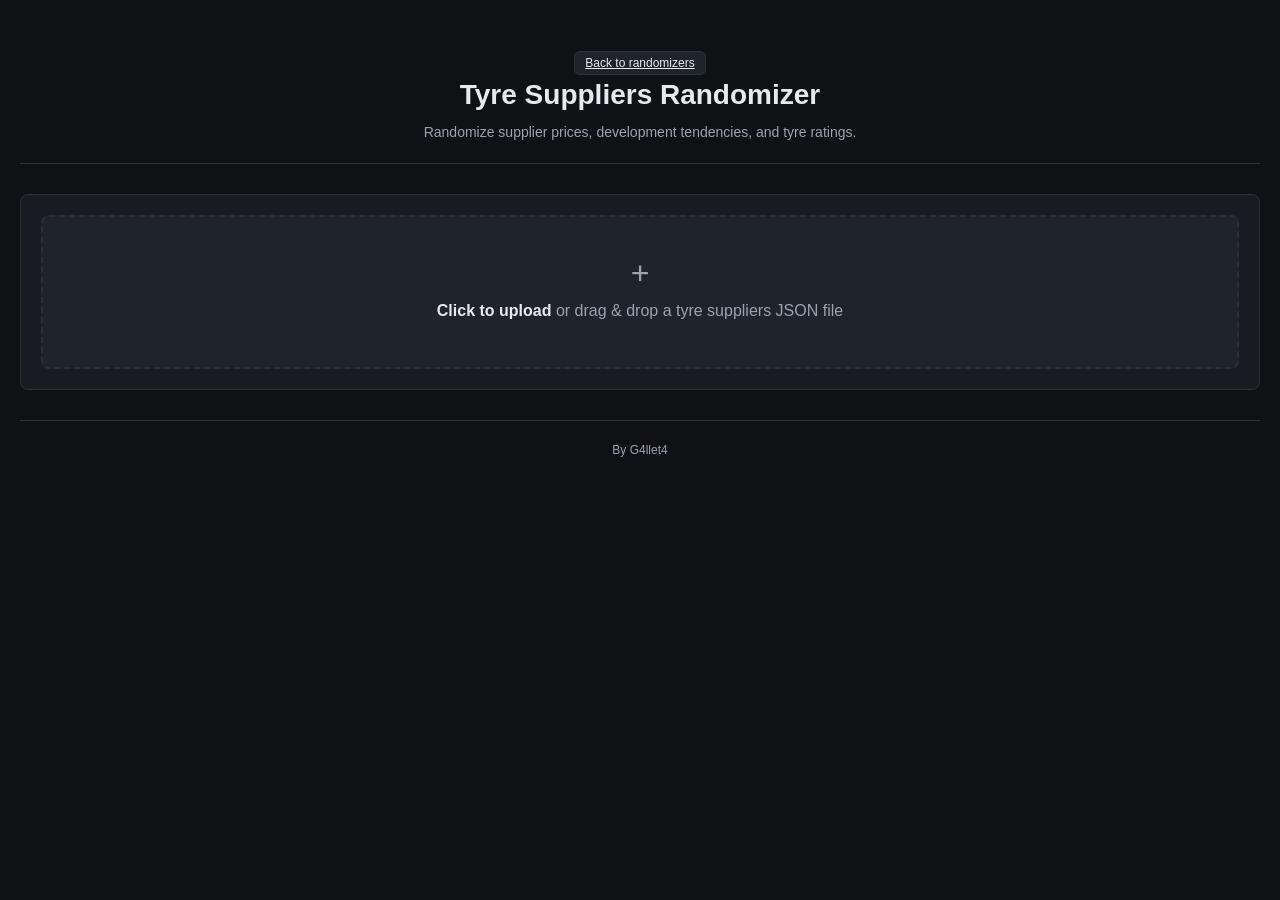
<file: tyre_suppliers/tyre_suppliers.html>
<!DOCTYPE html>
<html lang="en">
<head>
    <meta charset="UTF-8">
    <meta name="viewport" content="width=device-width, initial-scale=1.0">
    <title>Tyre Suppliers Randomizer</title>
    <link rel="stylesheet" href="css/styles.css">
</head>
<body>
<div class="app">
    <header class="app-header">
        <a class="btn btn-secondary btn-sm" href="../index.html">Back to randomizers</a>
        <h1>Tyre Suppliers Randomizer</h1>
        <p class="subtitle">Randomize supplier prices, development tendencies, and tyre ratings.</p>
    </header>

    <section class="card upload-card">
        <div id="dropZone" class="drop-zone">
            <div class="drop-zone-inner">
                <div class="drop-icon">+</div>
                <p><strong>Click to upload</strong> or drag &amp; drop a tyre suppliers JSON file</p>
            </div>
            <input type="file" id="fileInput" accept=".json,application/json" hidden>
        </div>
        <div id="uploadStatus" class="status" role="status" aria-live="polite"></div>
    </section>

    <main id="mainPanel" class="panel" style="display:none;">
        <section class="card">
            <div class="section-header">
                <h2>Supplier Stats</h2>
                <div class="section-actions">
                    <button id="randomizeBtn" class="btn btn-primary" disabled>Randomize</button>
                    <button id="resetBtn" class="btn btn-danger" disabled>Reset</button>
                </div>
            </div>
            <div class="supplier-status-options" role="group" aria-label="Supplier status randomization">
                <label class="opt"><input type="checkbox" id="randomizeSupplierStatus"> <span>Randomize supplier statuses</span></label>
                <label class="opt active-count-opt">
                    <span>Active suppliers</span>
                    <input type="number" id="activeSupplierCount" min="0" step="1" value="0" disabled aria-describedby="supplierCount">
                    <span id="supplierCount">of 0 suppliers</span>
                </label>
            </div>
            <div id="optionsGrid" class="options-grid"></div>
            <p class="hint">Ranges default to the values in the uploaded supplier data. Supplier status is preserved unless status randomization is enabled.</p>
        </section>
    </main>

    <section id="resultPanel" class="panel" style="display:none;">
        <div class="card">
            <div class="section-header">
                <h2 id="resultHeading">Randomized Tyre Suppliers</h2>
                <div class="section-actions">
                    <label class="result-visibility"><input type="checkbox" id="showResultTable" aria-controls="resultTable"> <span>Show result table</span></label>
                    <button id="downloadBtn" class="btn btn-primary" disabled>Download JSON</button>
                </div>
            </div>
            <div id="reportBox" class="report-box"></div>
            <div id="resultTable" hidden></div>
        </div>
    </section>

    <footer class="app-footer"><p>By G4llet4</p></footer>
</div>

<div id="toast" class="toast" role="status" aria-live="polite" aria-atomic="true"></div>

<script src="../shared/fileHandler.js"></script>
<script src="js/randomizer.js"></script>
<script src="js/app.js"></script>
</body>
</html>
</file>
<file: css/index.css>
:root {
    color-scheme: dark;
    --bg: #0f1115;
    --surface: #181b22;
    --surface-raised: #1f232c;
    --border: #2a2f3a;
    --text: #e6e9ef;
    --text-muted: #9aa3b2;
    --blue: #4f8cff;
    --blue-hover: #3a78f0;
    --green: #3ec47e;
}

* {
    box-sizing: border-box;
}

html {
    min-width: 320px;
    min-height: 100%;
    background: var(--bg);
}

body {
    min-height: 100vh;
    margin: 0;
    background-color: var(--bg);
    background-image: linear-gradient(rgba(255, 255, 255, 0.018) 1px, transparent 1px);
    background-size: 100% 42px;
    color: var(--text);
    font-family: -apple-system, BlinkMacSystemFont, "Segoe UI", Roboto, Helvetica, Arial, sans-serif;
    line-height: 1.5;
}

a {
    color: inherit;
}

.skip-link {
    position: absolute;
    top: 12px;
    left: 12px;
    z-index: 2;
    padding: 8px 12px;
    transform: translateY(-160%);
    border: 1px solid var(--border);
    border-radius: 4px;
    background: var(--surface);
}

.skip-link:focus {
    transform: translateY(0);
}

.page-shell {
    width: min(1120px, calc(100% - 48px));
    min-height: 100vh;
    margin: 0 auto;
    display: flex;
    flex-direction: column;
}

.site-header {
    min-height: 76px;
    display: flex;
    align-items: center;
    justify-content: space-between;
    border-bottom: 1px solid var(--border);
}

.brand {
    display: inline-flex;
    align-items: center;
    gap: 11px;
    text-decoration: none;
}

.brand-mark {
    width: 34px;
    height: 34px;
    display: grid;
    place-items: center;
    border: 1px solid rgba(79, 140, 255, 0.55);
    border-radius: 5px;
    background: rgba(79, 140, 255, 0.12);
    color: var(--blue);
    font-size: 12px;
    font-weight: 800;
}

.brand-name {
    font-size: 14px;
    font-weight: 650;
}

.header-label {
    display: inline-flex;
    align-items: center;
    gap: 9px;
    color: var(--text-muted);
    font-size: 12px;
}

.status-light {
    width: 7px;
    height: 7px;
    border-radius: 50%;
    background: var(--green);
    box-shadow: 0 0 12px rgba(62, 196, 126, 0.4);
}

main {
    flex: 1;
}

.intro {
    padding: 76px 0 34px;
    animation: rise-in 420ms ease-out both;
}

.eyebrow {
    display: flex;
    align-items: center;
    gap: 12px;
    margin: 0 0 16px;
    color: var(--text-muted);
    font-size: 10px;
    font-weight: 700;
    letter-spacing: 1.2px;
}

.eyebrow-line {
    width: 38px;
    height: 1px;
    background: var(--blue);
}

h1, h2, p {
    margin-top: 0;
}

h1 {
    margin-bottom: 8px;
    font-size: clamp(30px, 5vw, 42px);
    font-weight: 650;
    line-height: 1.15;
}

.intro-copy {
    margin-bottom: 0;
    color: var(--text-muted);
    font-size: 15px;
}

.tool-grid {
    display: grid;
    grid-template-columns: repeat(3, minmax(0, 1fr));
    gap: 16px;
    padding-bottom: 56px;
}

.tool-card {
    min-height: 120px;
    display: flex;
    flex-direction: column;
    padding: 20px 22px 18px;
    overflow: hidden;
    border: 1px solid var(--border);
    border-radius: 7px;
    background: linear-gradient(145deg, rgba(31, 35, 44, 0.94), rgba(24, 27, 34, 0.98));
    animation: rise-in 480ms ease-out both;
    transition: border-color 160ms ease, background-color 160ms ease, transform 160ms ease;
}

.tool-card:nth-child(2) {
    animation-delay: 90ms;
}

.tool-card:hover {
    transform: translateY(-3px);
    border-color: #46546c;
}

.driver-card {
    box-shadow: inset 3px 0 0 var(--blue);
}

.team-card {
    box-shadow: inset 3px 0 0 var(--green);
}

.staff-card {
    box-shadow: inset 3px 0 0 #e1aa55;
}

.engine-card {
    box-shadow: inset 3px 0 0 #df7164;
}

.sponsor-card {
    box-shadow: inset 3px 0 0 #5e2479;
}

.schedule-card {
    box-shadow: inset 3px 0 0 #66c3bd;
}

.regulation-card {
    box-shadow: inset 3px 0 0 #d9c46b;
}

.parts-card {
    box-shadow: inset 3px 0 0 #8bba82;
}

.tyre-supplier-card {
    box-shadow: inset 3px 0 0 #e8bd54;
}

.card-meta,
.card-bottom {
    display: flex;
    align-items: center;
}

.card-meta {
    gap: 10px;
    min-height: 20px;
}

.tool-number {
    color: var(--text);
    font-size: 11px;
    font-variant-numeric: tabular-nums;
    font-weight: 700;
}

.tool-type,
.tool-status,
.file-label {
    color: var(--text-muted);
    font-size: 9px;
    font-weight: 700;
    letter-spacing: 0.9px;
}

.tool-status {
    margin-left: auto;
    color: var(--green);
}

.tool-content {
    flex: 1;
    display: flex;
    flex-direction: column;
    justify-content: center;
    padding: 16px 0 20px;
}

.tool-content h2 {
    margin-bottom: 6px;
    font-size: 25px;
    font-weight: 620;
}

.tool-content p {
    max-width: 34ch;
    margin-bottom: 0;
    color: var(--text-muted);
    font-size: 13px;
}

.card-bottom {
    justify-content: space-between;
    gap: 16px;
    padding-top: 14px;
    border-top: 1px solid var(--border);
}

.tool-link {
    display: inline-flex;
    align-items: center;
    gap: 10px;
    color: var(--text);
    font-size: 13px;
    font-weight: 600;
    text-decoration: none;
}

.link-arrow {
    color: var(--blue);
    font-size: 18px;
    transition: transform 160ms ease;
}

.team-card .link-arrow {
    color: var(--green);
}

.staff-card .link-arrow {
    color: #e1aa55;
}

.engine-card .link-arrow {
    color: #df7164;
}

.schedule-card .link-arrow {
    color: #66c3bd;
}

.tool-link:hover .link-arrow {
    transform: translateX(3px);
}

.tool-link:focus-visible,
.brand:focus-visible {
    outline: 2px solid var(--blue);
    outline-offset: 4px;
}

.site-footer {
    min-height: 54px;
    display: flex;
    align-items: center;
    justify-content: space-between;
    border-top: 1px solid var(--border);
    color: var(--text-muted);
    font-size: 10px;
}

.site-footer span:first-child {
    font-weight: 700;
    letter-spacing: 1px;
}

@keyframes rise-in {
    from {
        opacity: 0;
        transform: translateY(8px);
    }
    to {
        opacity: 1;
        transform: translateY(0);
    }
}

@media (max-width: 640px) {
    .page-shell {
        width: min(100% - 32px, 480px);
    }

    .site-header {
        min-height: 66px;
    }

    .intro {
        padding: 54px 0 25px;
    }

    .tool-grid {
        grid-template-columns: 1fr;
        gap: 12px;
        padding-bottom: 38px;
    }

    .tool-card {
        min-height: 220px;
        padding: 18px;
    }
}

@media (prefers-reduced-motion: reduce) {
    *, *::before, *::after {
        animation-duration: 0.01ms !important;
        animation-iteration-count: 1 !important;
        scroll-behavior: auto !important;
        transition-duration: 0.01ms !important;
    }
}
</file>
<file: drivers/css/styles.css>
:root {
    --bg: #0f1115;
    --surface: #181b22;
    --surface-2: #1f232c;
    --border: #2a2f3a;
    --text: #e6e9ef;
    --text-dim: #9aa3b2;
    --primary: #4f8cff;
    --primary-hover: #3a78f0;
    --success: #3ec47e;
    --warn: #f5a623;
    --error: #ef5350;
    --danger: #c0392b;
}

* {
    box-sizing: border-box;
    margin: 0;
    padding: 0;
}

body {
    font-family: -apple-system, BlinkMacSystemFont, "Segoe UI", Roboto, Helvetica, Arial, sans-serif;
    background: var(--bg);
    color: var(--text);
    line-height: 1.5;
    min-height: 100vh;
    padding: 20px;
}

.app {
    max-width: 1300px;
    margin: 0 auto;
}

.app-header {
    text-align: center;
    padding: 30px 0 20px;
    border-bottom: 1px solid var(--border);
    margin-bottom: 30px;
}

.app-header h1 {
    font-size: 28px;
    font-weight: 600;
    margin-bottom: 6px;
    color: var(--text);
}

.subtitle {
    color: var(--text-dim);
    font-size: 14px;
}

.card {
    background: var(--surface);
    border: 1px solid var(--border);
    border-radius: 8px;
    padding: 20px;
    margin-bottom: 20px;
}

.card h2 {
    font-size: 18px;
    margin-bottom: 16px;
    color: var(--text);
}

.card h3 {
    font-size: 15px;
    margin-bottom: 8px;
    color: var(--text);
}

.drop-zone {
    border: 2px dashed var(--border);
    border-radius: 8px;
    padding: 40px;
    text-align: center;
    cursor: pointer;
    transition: all 0.2s ease;
    background: var(--surface-2);
}

.drop-zone:hover, .drop-zone.dragover {
    border-color: var(--primary);
    background: rgba(79, 140, 255, 0.05);
}

.drop-zone-inner {
    pointer-events: none;
}

.drop-icon {
    font-size: 32px;
    color: var(--text-dim);
    margin-bottom: 10px;
    line-height: 1;
}

.drop-zone p {
    color: var(--text-dim);
    margin-bottom: 4px;
}

.drop-zone strong {
    color: var(--text);
}

.hint {
    color: var(--text-dim);
    font-size: 12px;
    margin-top: 4px;
}

.status {
    margin-top: 12px;
    padding: 8px 12px;
    border-radius: 4px;
    font-size: 14px;
    display: none;
}

.status.loading, .status.success, .status.error {
    display: block;
}

.status.loading { background: rgba(79, 140, 255, 0.1); color: var(--primary); }
.status.success { background: rgba(62, 196, 126, 0.1); color: var(--success); }
.status.error { background: rgba(239, 83, 80, 0.1); color: var(--error); }

.panel {
    margin-bottom: 20px;
}

.options-grid {
    display: grid;
    grid-template-columns: repeat(auto-fill, minmax(260px, 1fr));
    gap: 10px;
    margin-bottom: 20px;
}

.options-grid[hidden] {
    display: none;
}

.opt {
    display: flex;
    align-items: center;
    gap: 10px;
    padding: 10px 12px;
    background: var(--surface-2);
    border: 1px solid var(--border);
    border-radius: 6px;
    cursor: pointer;
    transition: border-color 0.15s ease;
    font-size: 14px;
}

.opt-range {
    flex-wrap: wrap;
}

.opt:hover {
    border-color: var(--primary);
}

.opt input[type="checkbox"] {
    width: 16px;
    height: 16px;
    accent-color: var(--primary);
    cursor: pointer;
}

.opt input[type="number"] {
    width: 58px;
    flex: 0 0 58px;
    padding: 4px 6px;
    background: var(--surface);
    border: 1px solid var(--border);
    color: var(--text);
    border-radius: 4px;
    font-size: 13px;
}

.opt span {
    color: var(--text);
}

.age-section {
    margin-top: 20px;
    padding-top: 20px;
    border-top: 1px solid var(--border);
}

.section-header {
    display: flex;
    justify-content: space-between;
    align-items: center;
    margin-bottom: 12px;
    flex-wrap: wrap;
    gap: 10px;
}

.section-actions {
    display: flex;
    gap: 8px;
    flex-wrap: wrap;
}

.result-visibility {
    display: flex;
    align-items: center;
    gap: 8px;
    color: var(--text);
    font-size: 14px;
    cursor: pointer;
}

.result-visibility input {
    width: 16px;
    height: 16px;
    accent-color: var(--primary);
    cursor: pointer;
}

.btn {
    padding: 8px 16px;
    border: none;
    border-radius: 6px;
    font-size: 14px;
    cursor: pointer;
    font-weight: 500;
    transition: all 0.15s ease;
}

.btn:disabled {
    opacity: 0.4;
    cursor: not-allowed;
}

.btn-primary {
    background: var(--primary);
    color: white;
}

.btn-primary:hover:not(:disabled) {
    background: var(--primary-hover);
}

.btn-secondary {
    background: var(--surface-2);
    color: var(--text);
    border: 1px solid var(--border);
}

.btn-secondary:hover:not(:disabled) {
    background: var(--border);
}

.btn-danger {
    background: transparent;
    color: var(--danger);
    border: 1px solid var(--danger);
}

.btn-danger:hover:not(:disabled) {
    background: var(--danger);
    color: white;
}

.btn-sm {
    padding: 4px 10px;
    font-size: 12px;
}

.brackets-list {
    display: flex;
    flex-direction: column;
    gap: 8px;
    margin-top: 10px;
}

.bracket-row {
    display: grid;
    grid-template-columns: 1.4fr 1.2fr 1.4fr auto;
    gap: 10px;
    align-items: center;
    padding: 10px;
    background: var(--surface-2);
    border: 1px solid var(--border);
    border-radius: 6px;
}

.bracket-row label {
    font-size: 11px;
    color: var(--text-dim);
    margin-right: 6px;
}

.bracket-row input[type="number"] {
    width: 60px;
    padding: 4px 6px;
    background: var(--surface);
    border: 1px solid var(--border);
    color: var(--text);
    border-radius: 4px;
    font-size: 13px;
}

.bracket-range, .bracket-stat {
    display: flex;
    align-items: center;
    gap: 4px;
    font-size: 12px;
}

.btn-remove {
    background: transparent;
    border: 1px solid var(--border);
    color: var(--text-dim);
    width: 24px;
    height: 24px;
    border-radius: 4px;
    cursor: pointer;
    font-size: 14px;
    line-height: 1;
}

.btn-remove:hover:not(:disabled) {
    border-color: var(--error);
    color: var(--error);
}

.btn-remove:disabled {
    opacity: 0.3;
    cursor: not-allowed;
}

.table-wrap {
    overflow-x: auto;
    border: 1px solid var(--border);
    border-radius: 6px;
}

table {
    width: 100%;
    border-collapse: collapse;
    font-size: 13px;
}

th, td {
    padding: 8px 10px;
    text-align: left;
    border-bottom: 1px solid var(--border);
    white-space: nowrap;
}

th {
    background: var(--surface-2);
    color: var(--text-dim);
    font-weight: 600;
    font-size: 11px;
    text-transform: uppercase;
    letter-spacing: 0.5px;
}

tbody tr:hover {
    background: var(--surface-2);
}

td {
    color: var(--text);
}

.empty {
    color: var(--text-dim);
    text-align: center;
    padding: 20px;
}

.app-footer {
    text-align: center;
    padding: 20px 0;
    color: var(--text-dim);
    font-size: 12px;
    border-top: 1px solid var(--border);
    margin-top: 30px;
}

.toast {
    position: fixed;
    bottom: 30px;
    left: 50%;
    transform: translateX(-50%) translateY(100px);
    background: var(--surface-2);
    color: var(--text);
    padding: 12px 20px;
    border-radius: 6px;
    border: 1px solid var(--border);
    box-shadow: 0 4px 12px rgba(0, 0, 0, 0.3);
    transition: transform 0.25s ease;
    z-index: 1000;
    font-size: 14px;
    max-width: min(720px, 90vw);
    white-space: pre-line;
    overflow-wrap: anywhere;
}

.toast.show {
    transform: translateX(-50%) translateY(0);
}

.toast.success { border-left: 3px solid var(--success); }
.toast.error { border-left: 3px solid var(--error); }
.toast.warn { border-left: 3px solid var(--warn); }

@media (max-width: 768px) {
    .bracket-row {
        grid-template-columns: 1fr;
        gap: 8px;
    }
    .bracket-row input[type="text"],
    .bracket-row input[type="number"] {
        width: 100%;
    }
}
</file>
<file: engines/css/styles.css>
@import url("../../teams/css/styles.css");

.range-opt {
    flex-wrap: wrap;
}
</file>
<file: parts/css/styles.css>
@import url("../../teams/css/styles.css");

.range-opt {
    flex-wrap: wrap;
}

.part-selector {
    margin-bottom: 20px;
    padding: 14px;
    border: 1px solid var(--border);
    border-radius: 6px;
    background: var(--surface-2);
}

.part-selector-header {
    display: flex;
    align-items: center;
    justify-content: space-between;
    gap: 12px;
    margin-bottom: 10px;
}

.part-selector-header h3 {
    margin: 0;
}

.part-category-choices {
    display: flex;
    flex-wrap: wrap;
    gap: 8px;
}

.part-choice {
    display: inline-flex;
    align-items: center;
    gap: 7px;
    color: var(--text);
    font-size: 13px;
    cursor: pointer;
}

.part-choice input {
    width: 16px;
    height: 16px;
    accent-color: var(--primary);
}

.part-category-choices .part-choice {
    padding: 6px 9px;
    border: 1px solid var(--border);
    border-radius: 4px;
    background: var(--surface);
}

.contract-options .opt:not(.range-opt) {
    grid-column: span 2;
}

@media (max-width: 640px) {
    .contract-options .opt:not(.range-opt) {
        grid-column: auto;
    }
}
</file>
<file: regulations/css/styles.css>
@import url("../../teams/css/styles.css");

.regulations-options {
    grid-template-columns: repeat(auto-fill, minmax(280px, 1fr));
}

.regulation-opt {
    justify-content: flex-start;
}

.regulation-opt span {
    flex: 1;
}

.regulation-opt small {
    color: var(--text-dim);
    font-size: 12px;
    text-align: right;
}

.regulation-card {
    box-shadow: inset 3px 0 0 #d9c46b;
}
</file>
<file: schedule/css/styles.css>
@import url("../../engines/css/styles.css");

.upload-grid {
    display: grid;
    grid-template-columns: repeat(2, minmax(0, 1fr));
    gap: 18px;
}

.upload-grid h2 {
    margin: 0 0 12px;
    font-size: 16px;
}

.track-list {
    display: flex;
    flex-wrap: wrap;
    gap: 6px;
    margin: 8px 0 0;
    padding: 0;
    list-style: none;
}

.track-list li {
    padding: 4px 8px;
    border: 1px solid var(--border);
    border-radius: 4px;
    color: var(--text-muted);
    font-size: 12px;
}

.schedule-options {
    grid-template-columns: repeat(4, minmax(0, 1fr));
}

.schedule-options .opt {
    justify-content: space-between;
}

.schedule-options input {
    width: 90px;
}

.week-cell {
    font-variant-numeric: tabular-nums;
}

@media (max-width: 700px) {
    .upload-grid,
    .schedule-options {
        grid-template-columns: 1fr;
    }

    .section-header {
        align-items: flex-start;
        flex-direction: column;
    }

    .section-actions {
        flex-wrap: wrap;
    }
}
</file>
<file: sponsors/css/styles.css>
@import url("../../engines/css/styles.css");

.upload-grid {
    display: grid;
    grid-template-columns: repeat(2, minmax(0, 1fr));
    gap: 18px;
}

.upload-grid h2 {
    margin: 0 0 12px;
    font-size: 16px;
}

.tier-section {
    margin-top: 20px;
    padding-top: 20px;
    border-top: 1px solid var(--border);
}

.tiers-list {
    display: flex;
    flex-direction: column;
    gap: 8px;
    margin-top: 10px;
}

.tier-row {
    display: grid;
    grid-template-columns: repeat(3, minmax(150px, 1fr)) auto;
    gap: 10px;
    align-items: center;
    padding: 10px;
    background: var(--surface-2);
    border: 1px solid var(--border);
    border-radius: 6px;
}

.tier-row label {
    display: flex;
    align-items: center;
    justify-content: space-between;
    gap: 8px;
    color: var(--text-dim);
    font-size: 12px;
}

.tier-row input[type="number"] {
    width: 84px;
    padding: 4px 6px;
    background: var(--surface);
    border: 1px solid var(--border);
    color: var(--text);
    border-radius: 4px;
    font-size: 13px;
}

@media (max-width: 650px) {
    .upload-grid {
        grid-template-columns: 1fr;
    }

    .tier-row {
        grid-template-columns: repeat(2, minmax(0, 1fr)) auto;
    }

    .tier-row label:first-child {
        grid-column: span 2;
    }
}
</file>
<file: staff/css/styles.css>
:root {
    --bg: #0f1115;
    --surface: #181b22;
    --surface-2: #1f232c;
    --border: #2a2f3a;
    --text: #e6e9ef;
    --text-dim: #9aa3b2;
    --primary: #4f8cff;
    --primary-hover: #3a78f0;
    --success: #3ec47e;
    --warn: #f5a623;
    --error: #ef5350;
    --danger: #c0392b;
}

* {
    box-sizing: border-box;
    margin: 0;
    padding: 0;
}

body {
    font-family: -apple-system, BlinkMacSystemFont, "Segoe UI", Roboto, Helvetica, Arial, sans-serif;
    background: var(--bg);
    color: var(--text);
    line-height: 1.5;
    min-height: 100vh;
    padding: 20px;
}

.app {
    max-width: 1300px;
    margin: 0 auto;
}

.app-header {
    text-align: center;
    padding: 30px 0 20px;
    border-bottom: 1px solid var(--border);
    margin-bottom: 30px;
}

.app-header h1 {
    font-size: 28px;
    font-weight: 600;
    margin-bottom: 6px;
    color: var(--text);
}

.subtitle {
    color: var(--text-dim);
    font-size: 14px;
}

.card {
    background: var(--surface);
    border: 1px solid var(--border);
    border-radius: 8px;
    padding: 20px;
    margin-bottom: 20px;
}

.card h2 {
    font-size: 18px;
    margin-bottom: 16px;
    color: var(--text);
}

.card h3 {
    font-size: 15px;
    margin-bottom: 8px;
    color: var(--text);
}

.drop-zone {
    border: 2px dashed var(--border);
    border-radius: 8px;
    padding: 40px;
    text-align: center;
    cursor: pointer;
    transition: all 0.2s ease;
    background: var(--surface-2);
}

.drop-zone:hover, .drop-zone.dragover {
    border-color: var(--primary);
    background: rgba(79, 140, 255, 0.05);
}

.drop-zone-inner {
    pointer-events: none;
}

.drop-icon {
    font-size: 32px;
    color: var(--text-dim);
    margin-bottom: 10px;
    line-height: 1;
}

.drop-zone p {
    color: var(--text-dim);
    margin-bottom: 4px;
}

.drop-zone strong {
    color: var(--text);
}

.hint {
    color: var(--text-dim);
    font-size: 12px;
    margin-top: 4px;
}

.status {
    margin-top: 12px;
    padding: 8px 12px;
    border-radius: 4px;
    font-size: 14px;
    display: none;
}

.status.loading, .status.success, .status.error {
    display: block;
}

.status.loading { background: rgba(79, 140, 255, 0.1); color: var(--primary); }
.status.success { background: rgba(62, 196, 126, 0.1); color: var(--success); }
.status.error { background: rgba(239, 83, 80, 0.1); color: var(--error); }

.panel {
    margin-bottom: 20px;
}

.options-grid {
    display: grid;
    grid-template-columns: repeat(auto-fill, minmax(260px, 1fr));
    gap: 10px;
    margin-bottom: 20px;
}

.opt {
    display: flex;
    align-items: center;
    gap: 10px;
    padding: 10px 12px;
    background: var(--surface-2);
    border: 1px solid var(--border);
    border-radius: 6px;
    cursor: pointer;
    transition: border-color 0.15s ease;
    font-size: 14px;
}

.opt:hover {
    border-color: var(--primary);
}

.opt input[type="checkbox"] {
    width: 16px;
    height: 16px;
    accent-color: var(--primary);
    cursor: pointer;
}

.opt input[type="number"] {
    width: 58px;
    flex: 0 0 58px;
    padding: 4px 6px;
    background: var(--surface);
    border: 1px solid var(--border);
    color: var(--text);
    border-radius: 4px;
    font-size: 13px;
}

.opt span {
    color: var(--text);
}

.age-section {
    margin-top: 20px;
    padding-top: 20px;
    border-top: 1px solid var(--border);
}

.section-header {
    display: flex;
    justify-content: space-between;
    align-items: center;
    margin-bottom: 12px;
    flex-wrap: wrap;
    gap: 10px;
}

.section-actions {
    display: flex;
    gap: 8px;
    flex-wrap: wrap;
}

.result-visibility {
    display: flex;
    align-items: center;
    gap: 8px;
    color: var(--text);
    font-size: 14px;
    cursor: pointer;
}

.result-visibility input {
    width: 16px;
    height: 16px;
    accent-color: var(--primary);
    cursor: pointer;
}

.btn {
    padding: 8px 16px;
    border: none;
    border-radius: 6px;
    font-size: 14px;
    cursor: pointer;
    font-weight: 500;
    transition: all 0.15s ease;
}

.btn:disabled {
    opacity: 0.4;
    cursor: not-allowed;
}

.btn-primary {
    background: var(--primary);
    color: white;
}

.btn-primary:hover:not(:disabled) {
    background: var(--primary-hover);
}

.btn-secondary {
    background: var(--surface-2);
    color: var(--text);
    border: 1px solid var(--border);
}

.btn-secondary:hover:not(:disabled) {
    background: var(--border);
}

.btn-danger {
    background: transparent;
    color: var(--danger);
    border: 1px solid var(--danger);
}

.btn-danger:hover:not(:disabled) {
    background: var(--danger);
    color: white;
}

.btn-sm {
    padding: 4px 10px;
    font-size: 12px;
}

.brackets-list {
    display: flex;
    flex-direction: column;
    gap: 8px;
    margin-top: 10px;
}

.bracket-row {
    display: grid;
    grid-template-columns: 1.4fr 1.2fr 1.4fr auto;
    gap: 10px;
    align-items: center;
    padding: 10px;
    background: var(--surface-2);
    border: 1px solid var(--border);
    border-radius: 6px;
}

.bracket-row label {
    font-size: 11px;
    color: var(--text-dim);
    margin-right: 6px;
}

.bracket-row input[type="number"] {
    width: 60px;
    padding: 4px 6px;
    background: var(--surface);
    border: 1px solid var(--border);
    color: var(--text);
    border-radius: 4px;
    font-size: 13px;
}

.bracket-range, .bracket-stat {
    display: flex;
    align-items: center;
    gap: 4px;
    font-size: 12px;
}

.btn-remove {
    background: transparent;
    border: 1px solid var(--border);
    color: var(--text-dim);
    width: 24px;
    height: 24px;
    border-radius: 4px;
    cursor: pointer;
    font-size: 14px;
    line-height: 1;
}

.btn-remove:hover:not(:disabled) {
    border-color: var(--error);
    color: var(--error);
}

.btn-remove:disabled {
    opacity: 0.3;
    cursor: not-allowed;
}

.table-wrap {
    overflow-x: auto;
    border: 1px solid var(--border);
    border-radius: 6px;
}

table {
    width: 100%;
    border-collapse: collapse;
    font-size: 13px;
}

th, td {
    padding: 8px 10px;
    text-align: left;
    border-bottom: 1px solid var(--border);
    white-space: nowrap;
}

th {
    background: var(--surface-2);
    color: var(--text-dim);
    font-weight: 600;
    font-size: 11px;
    text-transform: uppercase;
    letter-spacing: 0.5px;
}

tbody tr:hover {
    background: var(--surface-2);
}

td {
    color: var(--text);
}

.empty {
    color: var(--text-dim);
    text-align: center;
    padding: 20px;
}

.app-footer {
    text-align: center;
    padding: 20px 0;
    color: var(--text-dim);
    font-size: 12px;
    border-top: 1px solid var(--border);
    margin-top: 30px;
}

.toast {
    position: fixed;
    bottom: 30px;
    left: 50%;
    transform: translateX(-50%) translateY(100px);
    background: var(--surface-2);
    color: var(--text);
    padding: 12px 20px;
    border-radius: 6px;
    border: 1px solid var(--border);
    box-shadow: 0 4px 12px rgba(0, 0, 0, 0.3);
    transition: transform 0.25s ease;
    z-index: 1000;
    font-size: 14px;
    max-width: min(720px, 90vw);
    white-space: pre-line;
    overflow-wrap: anywhere;
}

.toast.show {
    transform: translateX(-50%) translateY(0);
}

.toast.success { border-left: 3px solid var(--success); }
.toast.error { border-left: 3px solid var(--error); }
.toast.warn { border-left: 3px solid var(--warn); }

@media (max-width: 768px) {
    .bracket-row {
        grid-template-columns: 1fr;
        gap: 8px;
    }
    .bracket-row input[type="text"],
    .bracket-row input[type="number"] {
        width: 100%;
    }
}
</file>
<file: teams/css/styles.css>
:root {
    --bg: #0f1115;
    --surface: #181b22;
    --surface-2: #1f232c;
    --border: #2a2f3a;
    --text: #e6e9ef;
    --text-dim: #9aa3b2;
    --primary: #4f8cff;
    --primary-hover: #3a78f0;
    --success: #3ec47e;
    --warn: #f5a623;
    --error: #ef5350;
    --danger: #c0392b;
}

* {
    box-sizing: border-box;
    margin: 0;
    padding: 0;
}

body {
    font-family: -apple-system, BlinkMacSystemFont, "Segoe UI", Roboto, Helvetica, Arial, sans-serif;
    background: var(--bg);
    color: var(--text);
    line-height: 1.5;
    min-height: 100vh;
    padding: 20px;
}

.app {
    max-width: 1300px;
    margin: 0 auto;
}

.app-header {
    text-align: center;
    padding: 30px 0 20px;
    border-bottom: 1px solid var(--border);
    margin-bottom: 30px;
}

.app-header h1 {
    font-size: 28px;
    font-weight: 600;
    margin-bottom: 6px;
    color: var(--text);
}

.subtitle {
    color: var(--text-dim);
    font-size: 14px;
}

.card {
    background: var(--surface);
    border: 1px solid var(--border);
    border-radius: 8px;
    padding: 20px;
    margin-bottom: 20px;
}

.card h2 {
    font-size: 18px;
    margin-bottom: 16px;
    color: var(--text);
}

.card h3 {
    font-size: 15px;
    margin-bottom: 8px;
    color: var(--text);
}

.drop-zone {
    border: 2px dashed var(--border);
    border-radius: 8px;
    padding: 40px;
    text-align: center;
    cursor: pointer;
    transition: all 0.2s ease;
    background: var(--surface-2);
}

.drop-zone:hover, .drop-zone.dragover {
    border-color: var(--primary);
    background: rgba(79, 140, 255, 0.05);
}

.drop-zone-inner {
    pointer-events: none;
}

.drop-icon {
    font-size: 32px;
    color: var(--text-dim);
    margin-bottom: 10px;
    line-height: 1;
}

.drop-zone p {
    color: var(--text-dim);
    margin-bottom: 4px;
}

.drop-zone strong {
    color: var(--text);
}

.hint {
    color: var(--text-dim);
    font-size: 12px;
    margin-top: 4px;
}

.status {
    margin-top: 12px;
    padding: 8px 12px;
    border-radius: 4px;
    font-size: 14px;
    display: none;
}

.status.loading, .status.success, .status.error {
    display: block;
}

.status.loading { background: rgba(79, 140, 255, 0.1); color: var(--primary); }
.status.success { background: rgba(62, 196, 126, 0.1); color: var(--success); }
.status.error { background: rgba(239, 83, 80, 0.1); color: var(--error); }

.panel {
    margin-bottom: 20px;
}

.options-grid {
    display: grid;
    grid-template-columns: repeat(auto-fill, minmax(260px, 1fr));
    gap: 10px;
    margin-bottom: 20px;
}

.opt {
    display: flex;
    align-items: center;
    gap: 10px;
    padding: 10px 12px;
    background: var(--surface-2);
    border: 1px solid var(--border);
    border-radius: 6px;
    cursor: pointer;
    transition: border-color 0.15s ease;
    font-size: 14px;
}

.stat-range-opt {
    flex-wrap: wrap;
}

.equal-team-options {
    margin: -4px 0 20px;
    padding: 16px;
    border: 1px solid var(--border);
    border-radius: 6px;
    background: var(--surface-2);
}

.equal-team-options h3 {
    margin-bottom: 12px;
}

.equal-team-grid {
    display: grid;
    grid-template-columns: repeat(auto-fit, minmax(190px, 1fr));
    gap: 10px;
}

.equal-team-field {
    display: flex;
    align-items: center;
    justify-content: space-between;
    gap: 12px;
    color: var(--text);
    font-size: 13px;
}

.equal-team-field input {
    width: 76px;
    padding: 5px 7px;
    border: 1px solid var(--border);
    border-radius: 4px;
    background: var(--surface);
    color: var(--text);
    font-size: 13px;
}

.equal-team-options .hint {
    margin-top: 12px;
}

.opt:hover {
    border-color: var(--primary);
}

.opt input[type="checkbox"] {
    width: 16px;
    height: 16px;
    accent-color: var(--primary);
    cursor: pointer;
}

.opt input[type="number"] {
    width: 58px;
    flex: 0 0 58px;
    padding: 4px 6px;
    background: var(--surface);
    border: 1px solid var(--border);
    color: var(--text);
    border-radius: 4px;
    font-size: 13px;
}

.opt span {
    color: var(--text);
}

.age-section {
    margin-top: 20px;
    padding-top: 20px;
    border-top: 1px solid var(--border);
}

.section-header {
    display: flex;
    justify-content: space-between;
    align-items: center;
    margin-bottom: 12px;
    flex-wrap: wrap;
    gap: 10px;
}

.section-actions {
    display: flex;
    gap: 8px;
    flex-wrap: wrap;
}

.result-visibility {
    display: flex;
    align-items: center;
    gap: 8px;
    color: var(--text);
    font-size: 14px;
    cursor: pointer;
}

.result-visibility input {
    width: 16px;
    height: 16px;
    accent-color: var(--primary);
    cursor: pointer;
}

.btn {
    padding: 8px 16px;
    border: none;
    border-radius: 6px;
    font-size: 14px;
    cursor: pointer;
    font-weight: 500;
    transition: all 0.15s ease;
}

.btn:disabled {
    opacity: 0.4;
    cursor: not-allowed;
}

.btn-primary {
    background: var(--primary);
    color: white;
}

.btn-primary:hover:not(:disabled) {
    background: var(--primary-hover);
}

.btn-secondary {
    background: var(--surface-2);
    color: var(--text);
    border: 1px solid var(--border);
}

.btn-secondary:hover:not(:disabled) {
    background: var(--border);
}

.btn-danger {
    background: transparent;
    color: var(--danger);
    border: 1px solid var(--danger);
}

.btn-danger:hover:not(:disabled) {
    background: var(--danger);
    color: white;
}

.btn-sm {
    padding: 4px 10px;
    font-size: 12px;
}

.brackets-list {
    display: flex;
    flex-direction: column;
    gap: 8px;
    margin-top: 10px;
}

.bracket-row {
    display: grid;
    grid-template-columns: 1.4fr 1.2fr 1.4fr auto;
    gap: 10px;
    align-items: center;
    padding: 10px;
    background: var(--surface-2);
    border: 1px solid var(--border);
    border-radius: 6px;
}

.bracket-row label {
    font-size: 11px;
    color: var(--text-dim);
    margin-right: 6px;
}

.bracket-row input[type="number"] {
    width: 60px;
    padding: 4px 6px;
    background: var(--surface);
    border: 1px solid var(--border);
    color: var(--text);
    border-radius: 4px;
    font-size: 13px;
}

.bracket-range, .bracket-stat {
    display: flex;
    align-items: center;
    gap: 4px;
    font-size: 12px;
}

.btn-remove {
    background: transparent;
    border: 1px solid var(--border);
    color: var(--text-dim);
    width: 24px;
    height: 24px;
    border-radius: 4px;
    cursor: pointer;
    font-size: 14px;
    line-height: 1;
}

.btn-remove:hover:not(:disabled) {
    border-color: var(--error);
    color: var(--error);
}

.btn-remove:disabled {
    opacity: 0.3;
    cursor: not-allowed;
}

.table-wrap {
    overflow-x: auto;
    border: 1px solid var(--border);
    border-radius: 6px;
}

table {
    width: 100%;
    border-collapse: collapse;
    font-size: 13px;
}

th, td {
    padding: 8px 10px;
    text-align: left;
    border-bottom: 1px solid var(--border);
    white-space: nowrap;
}

th {
    background: var(--surface-2);
    color: var(--text-dim);
    font-weight: 600;
    font-size: 11px;
    text-transform: uppercase;
    letter-spacing: 0.5px;
}

tbody tr:hover {
    background: var(--surface-2);
}

td {
    color: var(--text);
}

.empty {
    color: var(--text-dim);
    text-align: center;
    padding: 20px;
}

.app-footer {
    text-align: center;
    padding: 20px 0;
    color: var(--text-dim);
    font-size: 12px;
    border-top: 1px solid var(--border);
    margin-top: 30px;
}

.toast {
    position: fixed;
    bottom: 30px;
    left: 50%;
    transform: translateX(-50%) translateY(100px);
    background: var(--surface-2);
    color: var(--text);
    padding: 12px 20px;
    border-radius: 6px;
    border: 1px solid var(--border);
    box-shadow: 0 4px 12px rgba(0, 0, 0, 0.3);
    transition: transform 0.25s ease;
    z-index: 1000;
    font-size: 14px;
    max-width: min(720px, 90vw);
    white-space: pre-line;
    overflow-wrap: anywhere;
}

.toast.show {
    transform: translateX(-50%) translateY(0);
}

.toast.success { border-left: 3px solid var(--success); }
.toast.error { border-left: 3px solid var(--error); }
.toast.warn { border-left: 3px solid var(--warn); }

@media (max-width: 768px) {
    .bracket-row {
        grid-template-columns: 1fr;
        gap: 8px;
    }
    .bracket-row input[type="text"],
    .bracket-row input[type="number"] {
        width: 100%;
    }
}
</file>
<file: tyre_suppliers/css/styles.css>
@import url("../../teams/css/styles.css");

.range-opt {
    flex-wrap: wrap;
}

.supplier-status-options {
    display: flex;
    flex-wrap: wrap;
    gap: 10px;
    margin-bottom: 18px;
}

.active-count-opt input[type="number"] {
    width: 72px;
    flex: 0 0 72px;
}

.stat-category {
    grid-column: 1 / -1;
    margin-bottom: 18px;
}

.stat-category h3 {
    margin: 0 0 10px;
}

.stat-category .options-grid {
    margin-bottom: 0;
}
</file>
